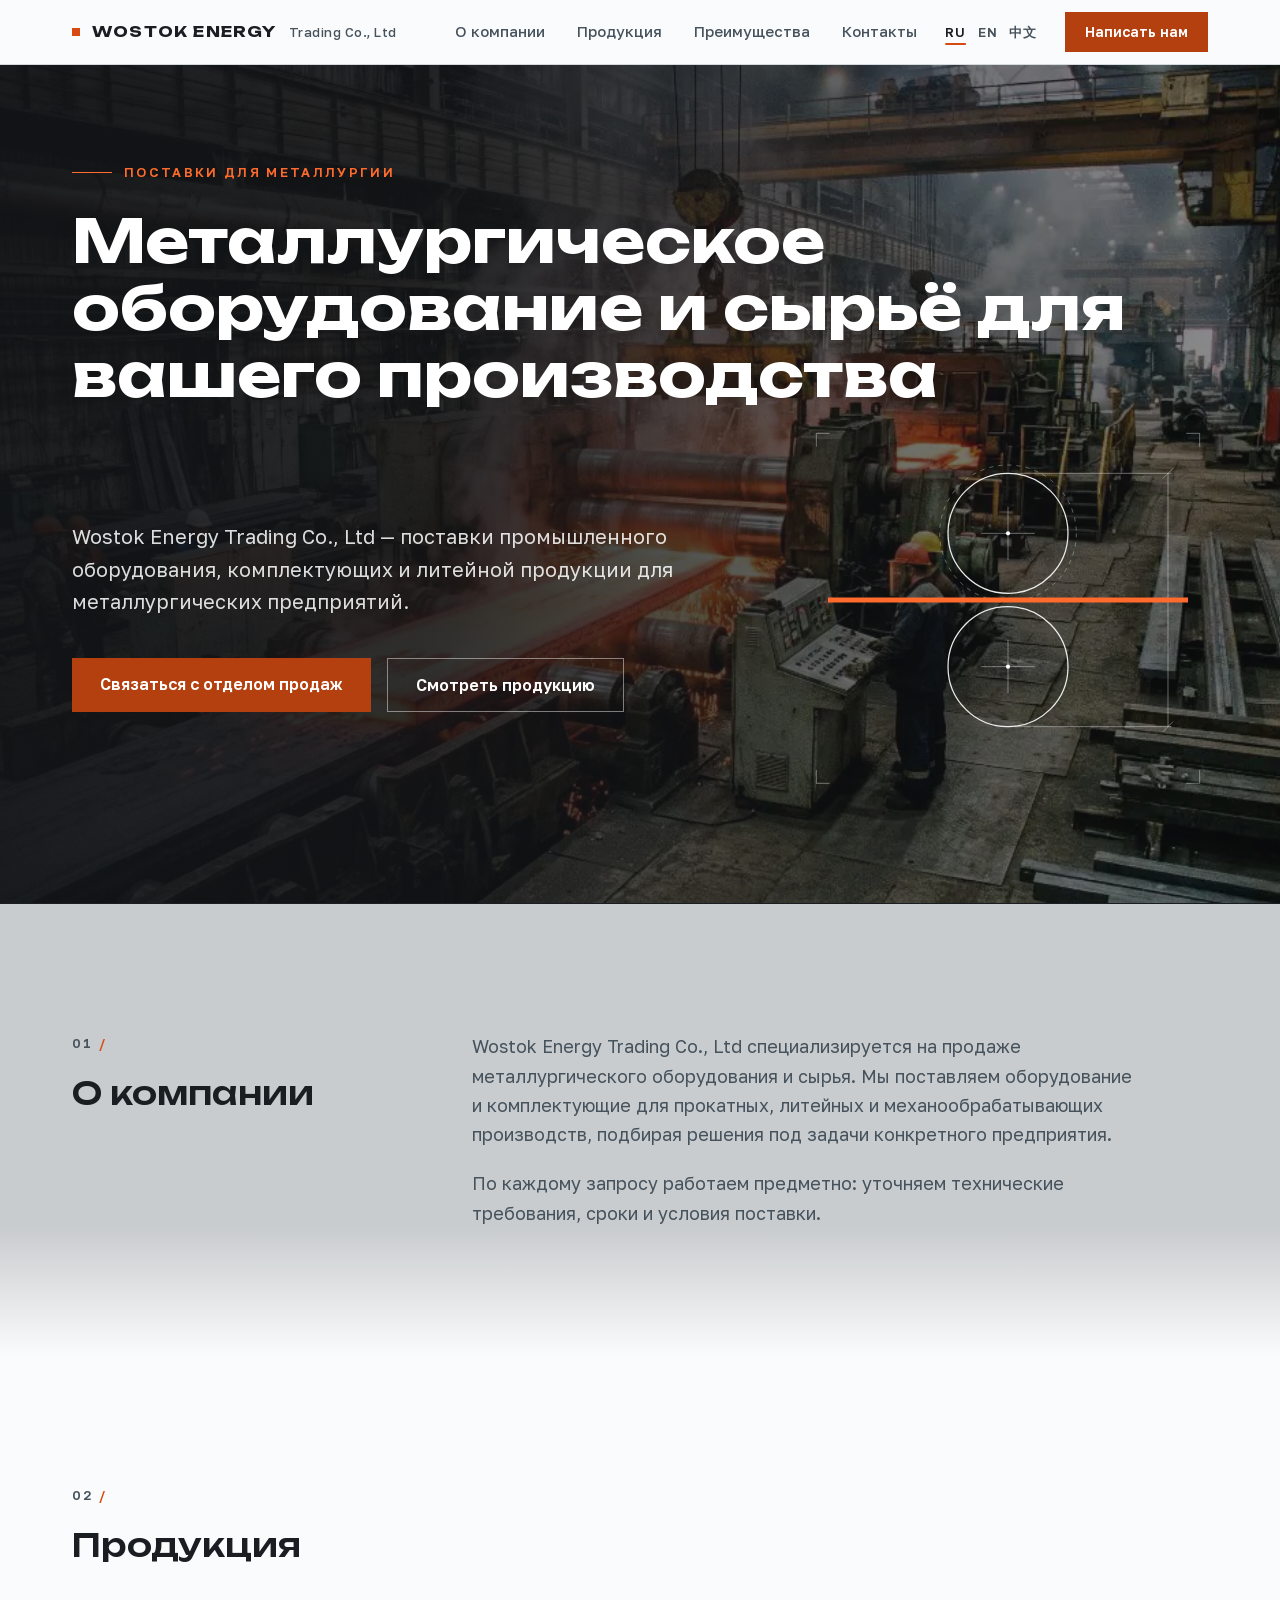
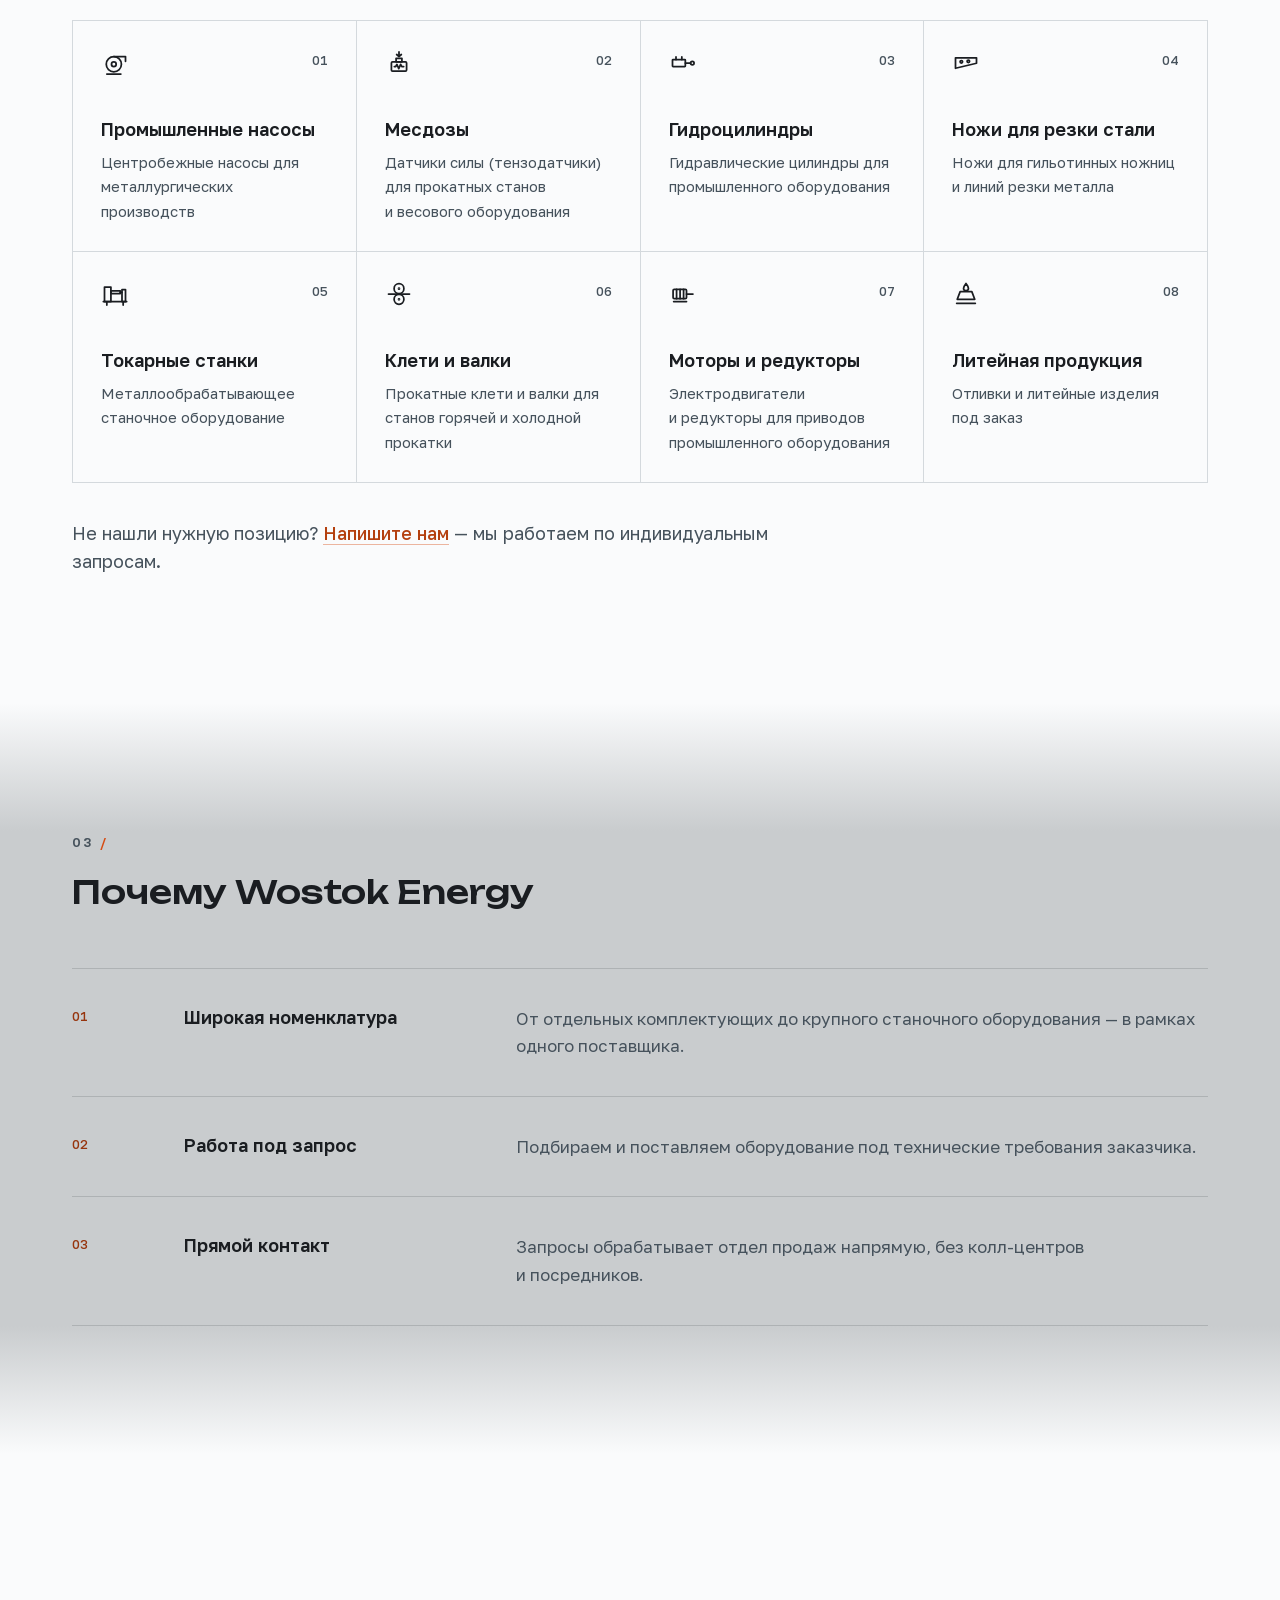
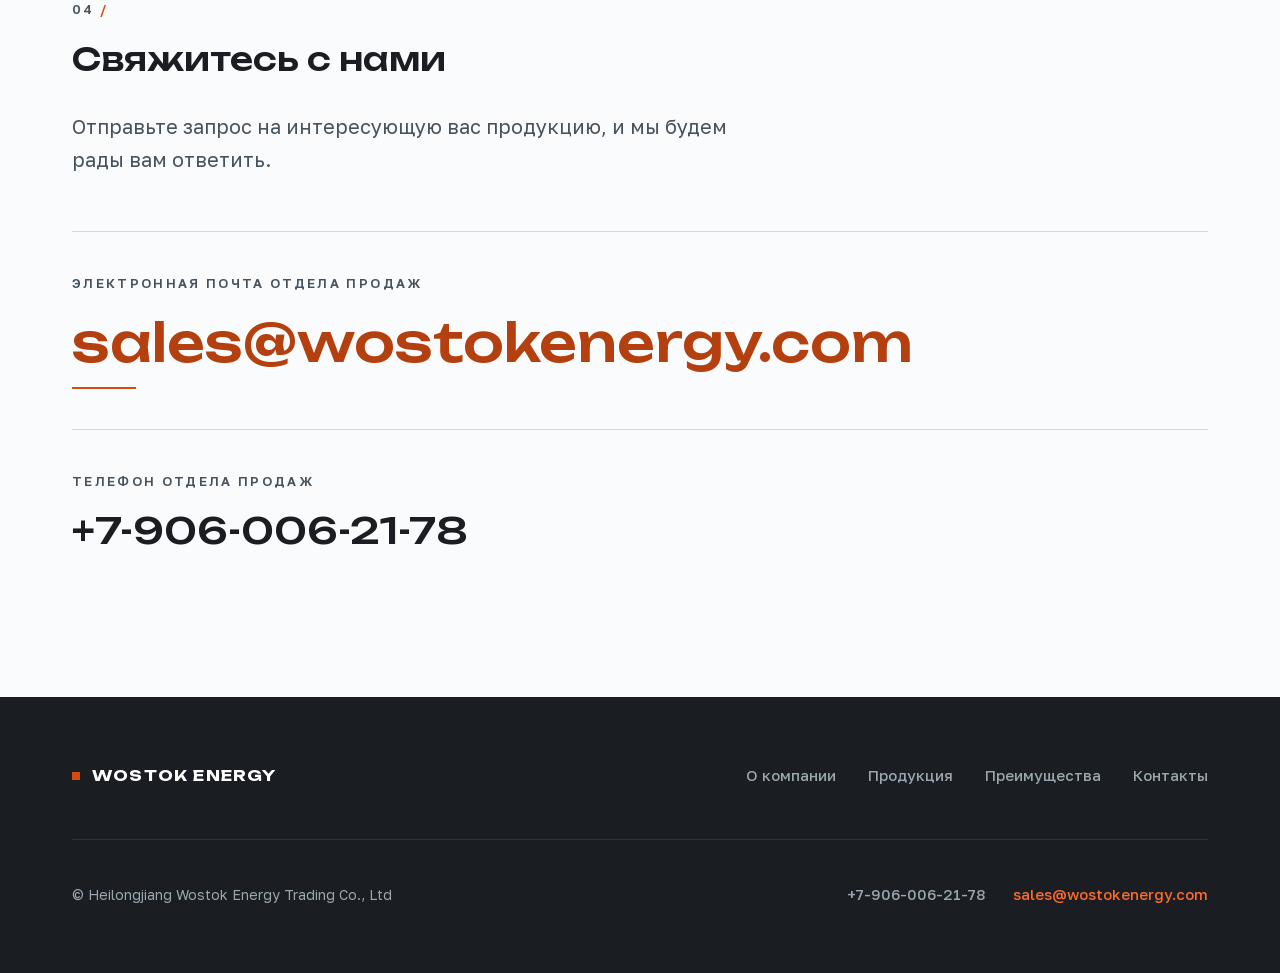
<file: index.html>
<!DOCTYPE html><html lang="ru"><head><meta charset="UTF-8"><meta name="viewport" content="width=device-width, initial-scale=1"><title>Wostok Energy Trading Co., Ltd — металлургическое оборудование и сырьё</title><meta name="description" content="Поставки металлургического оборудования и сырья: промышленные насосы, гидроцилиндры, клети и валки, литейная продукция для металлургических предприятий."><link rel="canonical" href="https://wostokenergy.com/"><link rel="alternate" hreflang="ru" href="https://wostokenergy.com/"><link rel="alternate" hreflang="en" href="https://wostokenergy.com/en/"><link rel="alternate" hreflang="zh-CN" href="https://wostokenergy.com/zh/"><link rel="alternate" hreflang="x-default" href="https://wostokenergy.com/"><link rel="icon" type="image/svg+xml" href="/favicon.svg"><link rel="sitemap" href="/sitemap-index.xml"><meta name="theme-color" content="#FAFBFC"><meta name="generator" content="Astro v7.2.0"><meta property="og:type" content="website"><meta property="og:site_name" content="Wostok Energy Trading Co., Ltd"><meta property="og:title" content="Wostok Energy Trading Co., Ltd — металлургическое оборудование и сырьё"><meta property="og:description" content="Поставки металлургического оборудования и сырья: промышленные насосы, гидроцилиндры, клети и валки, литейная продукция для металлургических предприятий."><meta property="og:url" content="https://wostokenergy.com/"><meta property="og:image" content="https://wostokenergy.com/og-image.png"><meta property="og:image:width" content="1200"><meta property="og:image:height" content="630"><meta property="og:image:alt" content="Wostok Energy Trading Co., Ltd — металлургическое оборудование и сырьё"><meta property="og:locale" content="ru_RU"><meta property="og:locale:alternate" content="en_US"><meta property="og:locale:alternate" content="zh_CN"><meta name="twitter:card" content="summary_large_image"><meta name="twitter:title" content="Wostok Energy Trading Co., Ltd — металлургическое оборудование и сырьё"><meta name="twitter:description" content="Поставки металлургического оборудования и сырья: промышленные насосы, гидроцилиндры, клети и валки, литейная продукция для металлургических предприятий."><meta name="twitter:image" content="https://wostokenergy.com/og-image.png"><link rel="preload" href="/fonts/unbounded-cyrillic.woff2" as="font" type="font/woff2" crossorigin><link rel="preload" href="/fonts/unbounded-latin.woff2" as="font" type="font/woff2" crossorigin><link rel="preload" href="/fonts/golos-text-cyrillic.woff2" as="font" type="font/woff2" crossorigin><link rel="preload" href="/fonts/golos-text-latin.woff2" as="font" type="font/woff2" crossorigin><script type="application/ld+json">{"@context":"https://schema.org","@type":"Organization","name":"Wostok Energy Trading Co., Ltd","legalName":"Heilongjiang Wostok Energy Trading Co., Ltd","url":"https://wostokenergy.com/","email":"sales@wostokenergy.com","telephone":"+79060062178","description":"Продажа металлургического оборудования и сырья: промышленные насосы, месдозы, гидроцилиндры, ножи для резки стали, токарные станки, клети и валки, моторы и редукторы, литейная продукция.","contactPoint":{"@type":"ContactPoint","contactType":"sales","email":"sales@wostokenergy.com","telephone":"+79060062178"}}</script><link rel="stylesheet" href="/_astro/Footer.Cw6rdIGp.css"></head><body><a href="#main" class="skip-link">Перейти к содержанию</a><header class="sticky top-0 z-40 border-b border-line bg-paper" data-astro-cid-nen7h5rs><div class="relative mx-auto flex h-16 max-w-[1200px] items-center justify-between gap-4 px-5 md:px-8" data-astro-cid-nen7h5rs><a href="/" class="flex min-h-11 items-center gap-3 whitespace-nowrap" data-astro-cid-nen7h5rs><span class="block size-2 bg-molten" aria-hidden="true" data-astro-cid-nen7h5rs></span><span class="font-display text-[15px] font-bold tracking-[0.08em] text-graphite" data-astro-cid-nen7h5rs>WOSTOK ENERGY</span><span class="hidden text-[13px] font-medium tracking-[0.04em] text-steel xl:block" data-astro-cid-nen7h5rs>Trading Co.,&nbsp;Ltd</span></a><div class="flex items-center gap-5 lg:gap-7" data-astro-cid-nen7h5rs><nav class="hidden items-center gap-8 lg:flex" aria-label="Основная навигация" data-astro-cid-nen7h5rs><a href="#about" class="text-[15px] font-medium whitespace-nowrap text-steel transition-colors hover:text-graphite" data-astro-cid-nen7h5rs>О компании</a><a href="#products" class="text-[15px] font-medium whitespace-nowrap text-steel transition-colors hover:text-graphite" data-astro-cid-nen7h5rs>Продукция</a><a href="#advantages" class="text-[15px] font-medium whitespace-nowrap text-steel transition-colors hover:text-graphite" data-astro-cid-nen7h5rs>Преимущества</a><a href="#contacts" class="text-[15px] font-medium whitespace-nowrap text-steel transition-colors hover:text-graphite" data-astro-cid-nen7h5rs>Контакты</a></nav><nav aria-label="Выбор языка" class="hidden items-center gap-3 sm:flex" data-astro-cid-nen7h5rs><span aria-current="page" class="text-[13px] font-semibold tracking-[0.06em] whitespace-nowrap text-graphite underline decoration-molten decoration-2 underline-offset-[6px]" data-astro-cid-nen7h5rs>RU</span><a href="/en/" hreflang="en" class="inline-block py-2 text-[13px] font-semibold tracking-[0.06em] whitespace-nowrap text-steel transition-colors hover:text-graphite" data-astro-cid-nen7h5rs>EN</a><a href="/zh/" hreflang="zh-CN" class="inline-block py-2 text-[13px] font-semibold tracking-[0.06em] whitespace-nowrap text-steel transition-colors hover:text-graphite" data-astro-cid-nen7h5rs>中文</a></nav><a href="mailto:sales@wostokenergy.com" class="hidden bg-molten-ink px-5 py-2.5 text-sm font-semibold whitespace-nowrap text-white transition-colors hover:bg-graphite lg:block" data-astro-cid-nen7h5rs>Написать нам</a><details id="mnav" class="lg:hidden" data-astro-cid-nen7h5rs><summary class="flex size-11 cursor-pointer items-center justify-center text-graphite transition-colors hover:text-molten-ink" data-astro-cid-nen7h5rs><span class="sr-only" data-astro-cid-nen7h5rs>Меню</span><svg class="icon-menu" width="24" height="24" viewBox="0 0 24 24" fill="none" stroke="currentColor" stroke-width="1.5" aria-hidden="true" data-astro-cid-nen7h5rs><path d="M3 6.5h18M3 12h18M3 17.5h18" data-astro-cid-nen7h5rs></path></svg><svg class="icon-close" width="24" height="24" viewBox="0 0 24 24" fill="none" stroke="currentColor" stroke-width="1.5" aria-hidden="true" data-astro-cid-nen7h5rs><path d="M5 5l14 14M19 5L5 19" data-astro-cid-nen7h5rs></path></svg></summary><nav class="absolute inset-x-0 top-16 flex flex-col border-b border-line bg-paper px-5 pt-2 pb-5 shadow-[0_16px_32px_rgb(26_29_33_/_0.06)]" aria-label="Мобильная навигация" data-astro-cid-nen7h5rs><div class="flex items-center gap-7 border-b border-line py-2 sm:hidden" role="group" aria-label="Выбор языка" data-astro-cid-nen7h5rs><span aria-current="page" class="inline-block py-2 text-[14px] font-semibold tracking-[0.06em] text-graphite underline decoration-molten decoration-2 underline-offset-[6px]" data-astro-cid-nen7h5rs>RU</span><a href="/en/" hreflang="en" class="inline-block py-2 text-[14px] font-semibold tracking-[0.06em] text-steel transition-colors hover:text-graphite" data-astro-cid-nen7h5rs>EN</a><a href="/zh/" hreflang="zh-CN" class="inline-block py-2 text-[14px] font-semibold tracking-[0.06em] text-steel transition-colors hover:text-graphite" data-astro-cid-nen7h5rs>中文</a></div><a href="#about" class="border-b border-line py-3.5 text-base font-medium text-graphite transition-colors hover:text-molten-ink" data-astro-cid-nen7h5rs>О компании</a><a href="#products" class="border-b border-line py-3.5 text-base font-medium text-graphite transition-colors hover:text-molten-ink" data-astro-cid-nen7h5rs>Продукция</a><a href="#advantages" class="border-b border-line py-3.5 text-base font-medium text-graphite transition-colors hover:text-molten-ink" data-astro-cid-nen7h5rs>Преимущества</a><a href="#contacts" class="border-b border-line py-3.5 text-base font-medium text-graphite transition-colors hover:text-molten-ink" data-astro-cid-nen7h5rs>Контакты</a><a href="mailto:sales@wostokenergy.com" class="mt-5 bg-molten-ink px-5 py-3 text-center text-base font-semibold text-white transition-colors hover:bg-graphite" data-astro-cid-nen7h5rs>Написать нам</a></nav></details></div></div></header><!-- The only client-side JavaScript on the page: closes the mobile menu
     after a navigation link is chosen, on an outside tap, or on Escape.
     The menu itself is a plain <details> element and works without it. --><script>
  (function () {
    var d = document.getElementById('mnav');
    if (!d) return;
    document.addEventListener('click', function (e) {
      if (!d.open) return;
      var t = e.target instanceof Element ? e.target : null;
      if (!t) return;
      if (t.closest('#mnav nav a') || !t.closest('#mnav')) d.open = false;
    });
    document.addEventListener('keydown', function (e) {
      if (e.key === 'Escape' && d.open) {
        var inside = d.contains(document.activeElement);
        d.open = false;
        var s = d.querySelector('summary');
        if (inside && s) s.focus();
      }
    });
  })();
</script><main id="main"><section class="relative overflow-hidden border-b border-graphite bg-graphite"><!-- Hot rolling mill photograph behind a graphite scrim (see .hero-scrim). --><img src="/hero-rolling-mill-1100.webp" srcset="/hero-rolling-mill-720.webp 720w, /hero-rolling-mill-1100.webp 1100w" sizes="100vw" alt="" fetchpriority="high" class="absolute inset-0 h-full w-full object-cover object-center"><div class="hero-scrim absolute inset-0" aria-hidden="true"></div><div class="relative mx-auto max-w-[1200px] px-5 pt-10 pb-14 md:px-8 md:pt-24 md:pb-28"><p class="flex items-center gap-3 text-[13px] font-semibold tracking-[0.18em] uppercase text-molten-glow"><span class="block h-px w-10 bg-molten-glow" aria-hidden="true"></span>Поставки для металлургии</p><h1 class="display-title mt-4 max-w-[24ch] font-display text-[clamp(1.9rem,5vw,3.75rem)] leading-[1.12] font-bold text-white [text-wrap:pretty] sm:mt-6 lg:hyphens-none">Металлургическое оборудование и сырьё для вашего производства</h1><div class="mt-2 grid items-center gap-14 sm:mt-4 lg:grid-cols-[minmax(0,1fr)_400px] lg:gap-20"><div><p class="mt-2 max-w-[56ch] text-lg leading-relaxed text-white/85 [text-wrap:pretty] sm:mt-4 md:text-xl">Wostok Energy Trading Co., Ltd — поставки промышленного оборудования, комплектующих и литейной продукции для металлургических предприятий.</p><div class="mt-6 flex flex-wrap gap-3 sm:mt-10 sm:gap-4"><a href="mailto:sales@wostokenergy.com" class="w-full bg-molten-ink px-7 py-3.5 text-center text-base font-semibold text-white transition-colors hover:bg-paper hover:text-graphite sm:w-auto sm:text-left">Связаться с отделом продаж</a><a href="#products" class="w-full border border-white/45 px-7 py-3.5 text-center text-base font-semibold text-white transition-colors hover:border-white sm:w-auto sm:text-left">Смотреть продукцию</a></div></div><!-- Technical drawing: a roll stand with a hot strip passing through,
           drawn in white over the photograph. --><svg class="hidden w-full lg:block" viewBox="0 0 480 440" fill="none" aria-hidden="true"><!-- Crop marks, dimension line, slash ticks --><g stroke="#FFFFFF" stroke-opacity="0.45" stroke-width="1"><path d="M10 26V10h16M454 10h16v16M10 414v16h16M470 414v16h-16"></path><path d="M248 58h188M248 362h188M432 58v304"></path><path d="M426 64l12-12M426 368l12-12"></path></g><!-- Pitch circle (dashed) around the top roll --><circle cx="240" cy="130" r="82" stroke="#FFFFFF" stroke-opacity="0.4" stroke-width="1" stroke-dasharray="5 6"></circle><!-- Roll pair --><g stroke="#FFFFFF" stroke-opacity="0.9" stroke-width="1.5"><circle cx="240" cy="130" r="72"></circle><circle cx="240" cy="290" r="72"></circle></g><!-- Centre crosshairs --><g stroke="#FFFFFF" stroke-opacity="0.45" stroke-width="1"><path d="M240 98v64M208 130h64M240 258v64M208 290h64"></path></g><g fill="#FFFFFF"><circle cx="240" cy="130" r="2.5"></circle><circle cx="240" cy="290" r="2.5"></circle></g><!-- Hot strip between the rolls --><rect x="24" y="207" width="432" height="6" fill="#FF6B2C"></rect></svg></div></div></section><section id="about" class="section-fade-out scroll-mt-20"><div class="reveal mx-auto grid max-w-[1200px] gap-6 px-5 py-14 md:gap-10 md:px-8 md:py-32 lg:grid-cols-[320px_minmax(0,1fr)] lg:gap-20"><div><p class="text-[13px] font-semibold tracking-[0.18em] text-steel tabular-nums">01 <span class="text-molten" aria-hidden="true">/</span></p><h2 class="mt-3 font-display text-[1.65rem] font-medium text-graphite md:text-[2rem]">О компании</h2></div><div class="max-w-[62ch] space-y-5 text-lg leading-relaxed text-steel"><p>Wostok Energy Trading Co., Ltd специализируется на продаже металлургического оборудования и сырья. Мы поставляем оборудование и комплектующие для прокатных, литейных и механообрабатывающих производств, подбирая решения под задачи конкретного предприятия.</p><p>По каждому запросу работаем предметно: уточняем технические требования, сроки и условия поставки.</p></div></div></section><section id="products" class="scroll-mt-20 bg-paper"><div class="mx-auto max-w-[1200px] px-5 py-14 md:px-8 md:py-32"><div class="reveal"><p class="text-[13px] font-semibold tracking-[0.18em] text-steel tabular-nums">02 <span class="text-molten" aria-hidden="true">/</span></p><h2 class="mt-3 font-display text-[1.65rem] font-medium text-graphite md:text-[2rem]">Продукция</h2></div><ul class="reveal mt-8 grid grid-cols-1 gap-px border border-line bg-line sm:grid-cols-2 md:mt-12 xl:grid-cols-4"><li class="group flex items-start gap-4 bg-paper p-5 transition-colors hover:bg-mist sm:flex-col sm:gap-10 sm:p-7"><div class="flex shrink-0 items-start justify-between sm:w-full"><svg class="text-graphite transition-colors group-hover:text-molten-ink" width="28" height="28" viewBox="0 0 24 24" fill="none" stroke="currentColor" stroke-width="1.5" stroke-linecap="round" stroke-linejoin="round" aria-hidden="true"><circle cx="11" cy="13" r="6.5"/><path d="M11 6.5h10v4"/><circle cx="11" cy="13" r="2"/><path d="M5 21.5h12"/></svg><span class="hidden text-[13px] font-medium text-steel tabular-nums sm:block" aria-hidden="true">01</span></div><div class="min-w-0"><h3 class="text-base leading-snug font-semibold text-graphite sm:text-lg">Промышленные насосы</h3><p class="mt-1 text-[14px] leading-relaxed text-steel sm:mt-2 sm:text-[15px]">Центробежные насосы для металлургических производств</p></div></li><li class="group flex items-start gap-4 bg-paper p-5 transition-colors hover:bg-mist sm:flex-col sm:gap-10 sm:p-7"><div class="flex shrink-0 items-start justify-between sm:w-full"><svg class="text-graphite transition-colors group-hover:text-molten-ink" width="28" height="28" viewBox="0 0 24 24" fill="none" stroke="currentColor" stroke-width="1.5" stroke-linecap="round" stroke-linejoin="round" aria-hidden="true"><path d="M12 2.5v4M10 4.7l2 1.8 2-1.8"/><rect x="9.5" y="8" width="5" height="3"/><rect x="5.5" y="11" width="13" height="8" rx="1"/><path d="M8 15h1.2l1-1.8 1.6 3.6 1.6-3.6 1 1.8H16"/></svg><span class="hidden text-[13px] font-medium text-steel tabular-nums sm:block" aria-hidden="true">02</span></div><div class="min-w-0"><h3 class="text-base leading-snug font-semibold text-graphite sm:text-lg">Месдозы</h3><p class="mt-1 text-[14px] leading-relaxed text-steel sm:mt-2 sm:text-[15px]">Датчики силы (тензодатчики) для прокатных станов и весового оборудования</p></div></li><li class="group flex items-start gap-4 bg-paper p-5 transition-colors hover:bg-mist sm:flex-col sm:gap-10 sm:p-7"><div class="flex shrink-0 items-start justify-between sm:w-full"><svg class="text-graphite transition-colors group-hover:text-molten-ink" width="28" height="28" viewBox="0 0 24 24" fill="none" stroke="currentColor" stroke-width="1.5" stroke-linecap="round" stroke-linejoin="round" aria-hidden="true"><rect x="3" y="9" width="11" height="6" rx="0.5"/><path d="M14 12h4.5M6 9V6.8M11 9V6.8"/><circle cx="20" cy="12" r="1.5"/></svg><span class="hidden text-[13px] font-medium text-steel tabular-nums sm:block" aria-hidden="true">03</span></div><div class="min-w-0"><h3 class="text-base leading-snug font-semibold text-graphite sm:text-lg">Гидроцилиндры</h3><p class="mt-1 text-[14px] leading-relaxed text-steel sm:mt-2 sm:text-[15px]">Гидравлические цилиндры для промышленного оборудования</p></div></li><li class="group flex items-start gap-4 bg-paper p-5 transition-colors hover:bg-mist sm:flex-col sm:gap-10 sm:p-7"><div class="flex shrink-0 items-start justify-between sm:w-full"><svg class="text-graphite transition-colors group-hover:text-molten-ink" width="28" height="28" viewBox="0 0 24 24" fill="none" stroke="currentColor" stroke-width="1.5" stroke-linecap="round" stroke-linejoin="round" aria-hidden="true"><path d="M3 7.5h18v4.7L3 16.5z"/><circle cx="8" cy="11" r="1.1"/><circle cx="14" cy="10.6" r="1.1"/></svg><span class="hidden text-[13px] font-medium text-steel tabular-nums sm:block" aria-hidden="true">04</span></div><div class="min-w-0"><h3 class="text-base leading-snug font-semibold text-graphite sm:text-lg">Ножи для резки стали</h3><p class="mt-1 text-[14px] leading-relaxed text-steel sm:mt-2 sm:text-[15px]">Ножи для гильотинных ножниц и линий резки металла</p></div></li><li class="group flex items-start gap-4 bg-paper p-5 transition-colors hover:bg-mist sm:flex-col sm:gap-10 sm:p-7"><div class="flex shrink-0 items-start justify-between sm:w-full"><svg class="text-graphite transition-colors group-hover:text-molten-ink" width="28" height="28" viewBox="0 0 24 24" fill="none" stroke="currentColor" stroke-width="1.5" stroke-linecap="round" stroke-linejoin="round" aria-hidden="true"><rect x="3" y="6" width="5.5" height="12.5"/><rect x="8.5" y="9.4" width="8" height="2.2"/><path d="M16.5 10.5H18"/><rect x="18" y="8.2" width="3" height="10.3"/><path d="M2 18.5h20M5 18.5v3M19 18.5v3"/></svg><span class="hidden text-[13px] font-medium text-steel tabular-nums sm:block" aria-hidden="true">05</span></div><div class="min-w-0"><h3 class="text-base leading-snug font-semibold text-graphite sm:text-lg">Токарные станки</h3><p class="mt-1 text-[14px] leading-relaxed text-steel sm:mt-2 sm:text-[15px]">Металлообрабатывающее станочное оборудование</p></div></li><li class="group flex items-start gap-4 bg-paper p-5 transition-colors hover:bg-mist sm:flex-col sm:gap-10 sm:p-7"><div class="flex shrink-0 items-start justify-between sm:w-full"><svg class="text-graphite transition-colors group-hover:text-molten-ink" width="28" height="28" viewBox="0 0 24 24" fill="none" stroke="currentColor" stroke-width="1.5" stroke-linecap="round" stroke-linejoin="round" aria-hidden="true"><circle cx="12" cy="7.4" r="4.2"/><circle cx="12" cy="16.6" r="4.2"/><path d="M3 12h18"/><circle cx="12" cy="7.4" r="0.4"/><circle cx="12" cy="16.6" r="0.4"/></svg><span class="hidden text-[13px] font-medium text-steel tabular-nums sm:block" aria-hidden="true">06</span></div><div class="min-w-0"><h3 class="text-base leading-snug font-semibold text-graphite sm:text-lg">Клети и валки</h3><p class="mt-1 text-[14px] leading-relaxed text-steel sm:mt-2 sm:text-[15px]">Прокатные клети и валки для станов горячей и холодной прокатки</p></div></li><li class="group flex items-start gap-4 bg-paper p-5 transition-colors hover:bg-mist sm:flex-col sm:gap-10 sm:p-7"><div class="flex shrink-0 items-start justify-between sm:w-full"><svg class="text-graphite transition-colors group-hover:text-molten-ink" width="28" height="28" viewBox="0 0 24 24" fill="none" stroke="currentColor" stroke-width="1.5" stroke-linecap="round" stroke-linejoin="round" aria-hidden="true"><rect x="3.5" y="8" width="11.5" height="8" rx="1"/><path d="M6.5 8v8M9.5 8v8M12.5 8v8M15 12h5.5M4 18.5h11"/></svg><span class="hidden text-[13px] font-medium text-steel tabular-nums sm:block" aria-hidden="true">07</span></div><div class="min-w-0"><h3 class="text-base leading-snug font-semibold text-graphite sm:text-lg">Моторы и редукторы</h3><p class="mt-1 text-[14px] leading-relaxed text-steel sm:mt-2 sm:text-[15px]">Электродвигатели и редукторы для приводов промышленного оборудования</p></div></li><li class="group flex items-start gap-4 bg-paper p-5 transition-colors hover:bg-mist sm:flex-col sm:gap-10 sm:p-7"><div class="flex shrink-0 items-start justify-between sm:w-full"><svg class="text-graphite transition-colors group-hover:text-molten-ink" width="28" height="28" viewBox="0 0 24 24" fill="none" stroke="currentColor" stroke-width="1.5" stroke-linecap="round" stroke-linejoin="round" aria-hidden="true"><path d="M12 3c-1.4 1.8-2.1 2.9-2.1 4a2.1 2.1 0 0 0 4.2 0c0-1.1-.7-2.2-2.1-4Z"/><path d="M4.5 16.5 7 10h10l2.5 6.5zM4 20h16"/></svg><span class="hidden text-[13px] font-medium text-steel tabular-nums sm:block" aria-hidden="true">08</span></div><div class="min-w-0"><h3 class="text-base leading-snug font-semibold text-graphite sm:text-lg">Литейная продукция</h3><p class="mt-1 text-[14px] leading-relaxed text-steel sm:mt-2 sm:text-[15px]">Отливки и литейные изделия под заказ</p></div></li></ul><p class="mt-6 max-w-[70ch] text-base text-steel md:mt-9 md:text-lg">Не нашли нужную позицию? <a href="mailto:sales@wostokenergy.com" class="font-medium text-molten-ink underline decoration-molten/40 underline-offset-4 transition-colors hover:text-graphite hover:decoration-molten">Напишите нам</a> — мы работаем по индивидуальным запросам.</p></div></section><section id="advantages" class="section-fade-in-out scroll-mt-20"><div class="mx-auto max-w-[1200px] px-5 py-14 md:px-8 md:py-32"><div class="reveal"><p class="text-[13px] font-semibold tracking-[0.18em] text-steel tabular-nums">03 <span class="text-molten" aria-hidden="true">/</span></p><h2 class="mt-3 font-display text-[1.65rem] font-medium text-graphite md:text-[2rem]">Почему Wostok Energy</h2></div><ul class="reveal mt-8 border-t border-graphite/15 md:mt-12"><li class="grid gap-2 border-b border-graphite/15 py-6 md:grid-cols-[80px_300px_minmax(0,1fr)] md:gap-8 md:py-9"><span class="text-[13px] font-medium text-molten-deep tabular-nums" aria-hidden="true">01</span><h3 class="text-lg leading-snug font-semibold text-graphite">Широкая номенклатура</h3><p class="max-w-[62ch] text-[17px] leading-relaxed text-steel">От отдельных комплектующих до крупного станочного оборудования — в рамках одного поставщика.</p></li><li class="grid gap-2 border-b border-graphite/15 py-6 md:grid-cols-[80px_300px_minmax(0,1fr)] md:gap-8 md:py-9"><span class="text-[13px] font-medium text-molten-deep tabular-nums" aria-hidden="true">02</span><h3 class="text-lg leading-snug font-semibold text-graphite">Работа под запрос</h3><p class="max-w-[62ch] text-[17px] leading-relaxed text-steel">Подбираем и поставляем оборудование под технические требования заказчика.</p></li><li class="grid gap-2 border-b border-graphite/15 py-6 md:grid-cols-[80px_300px_minmax(0,1fr)] md:gap-8 md:py-9"><span class="text-[13px] font-medium text-molten-deep tabular-nums" aria-hidden="true">03</span><h3 class="text-lg leading-snug font-semibold text-graphite">Прямой контакт</h3><p class="max-w-[62ch] text-[17px] leading-relaxed text-steel">Запросы обрабатывает отдел продаж напрямую, без колл-центров и посредников.</p></li></ul></div></section><section id="contacts" class="scroll-mt-20 bg-paper"><div class="reveal mx-auto max-w-[1200px] px-5 py-14 md:px-8 md:py-36"><p class="text-[13px] font-semibold tracking-[0.18em] text-steel tabular-nums">04 <span class="text-molten" aria-hidden="true">/</span></p><h2 class="mt-3 font-display text-[1.65rem] font-medium text-graphite md:text-[2rem]">Свяжитесь с нами</h2><p class="mt-6 max-w-[58ch] text-lg leading-relaxed text-steel md:text-xl">Отправьте запрос на интересующую вас продукцию, и мы будем рады вам ответить.</p><!-- On phones the tap-to-call number comes first and larger; from md up
         the email is the primary conversion point, exactly as before. --><div class="mt-10 flex flex-col gap-8 md:mt-14 md:gap-10"><div class="order-1 border-t border-line pt-8 md:order-2 md:pt-10"><p class="text-[13px] font-semibold tracking-[0.18em] uppercase text-steel">Телефон отдела продаж</p><a href="tel:+79060062178" class="mt-4 inline-block font-display text-[clamp(1.5rem,3.4vw,2.25rem)] leading-tight font-medium whitespace-nowrap text-graphite transition-colors hover:text-molten-ink">+7-906-006-21-78</a></div><div class="order-2 border-t border-line pt-8 md:order-1 md:pt-10"><p class="text-[13px] font-semibold tracking-[0.18em] uppercase text-steel">Электронная почта отдела продаж</p><a href="mailto:sales@wostokenergy.com" class="group mt-4 inline-block font-display text-[clamp(1.1rem,4.8vw,3.25rem)] leading-tight font-medium text-molten-ink [overflow-wrap:anywhere]">sales@wostokenergy.com<span class="mt-3 block h-0.5 w-16 bg-molten transition-[width] duration-300 group-hover:w-full motion-reduce:transition-none" aria-hidden="true"></span></a></div></div></div></section></main><footer class="bg-graphite text-white"><!-- pb-30 below md clears the fixed MobileCtaBar so the last links stay reachable. --><div class="mx-auto max-w-[1200px] px-5 pt-14 pb-30 md:px-8 md:pb-14"><div class="flex flex-col justify-between gap-10 md:flex-row md:items-center"><p class="flex items-center gap-3"><span class="block size-2 bg-molten" aria-hidden="true"></span><span class="font-display text-[15px] font-bold tracking-[0.08em]">WOSTOK ENERGY</span></p><nav aria-label="Навигация в подвале"><ul class="flex flex-wrap gap-x-8 gap-y-2"><li><a href="#about" class="inline-block py-2.5 text-[15px] font-medium text-footer-muted transition-colors hover:text-white">О компании</a></li><li><a href="#products" class="inline-block py-2.5 text-[15px] font-medium text-footer-muted transition-colors hover:text-white">Продукция</a></li><li><a href="#advantages" class="inline-block py-2.5 text-[15px] font-medium text-footer-muted transition-colors hover:text-white">Преимущества</a></li><li><a href="#contacts" class="inline-block py-2.5 text-[15px] font-medium text-footer-muted transition-colors hover:text-white">Контакты</a></li></ul></nav></div><div class="mt-10 flex flex-col justify-between gap-4 border-t border-white/10 pt-8 md:flex-row md:items-center"><p class="text-sm text-footer-muted">© Heilongjiang Wostok Energy Trading Co.,&nbsp;Ltd</p><div class="flex flex-wrap items-center gap-x-7 gap-y-1"><a href="tel:+79060062178" class="inline-block py-2.5 text-[15px] font-medium whitespace-nowrap text-footer-muted transition-colors hover:text-white">+7-906-006-21-78</a><a href="mailto:sales@wostokenergy.com" class="inline-block py-2.5 text-[15px] font-medium text-molten-glow transition-colors hover:text-white">sales@wostokenergy.com</a></div></div></div></footer><div class="fixed inset-x-0 bottom-0 z-40 grid grid-cols-2 gap-px border-t border-line bg-line pb-[env(safe-area-inset-bottom)] md:hidden"><a href="tel:+79060062178" class="bg-paper py-3.5 text-center text-[15px] font-semibold text-graphite transition-colors hover:bg-mist">Позвонить</a><a href="mailto:sales@wostokenergy.com" class="bg-molten-ink py-3.5 text-center text-[15px] font-semibold text-white transition-colors hover:bg-graphite">Написать</a></div></body></html>
</file>
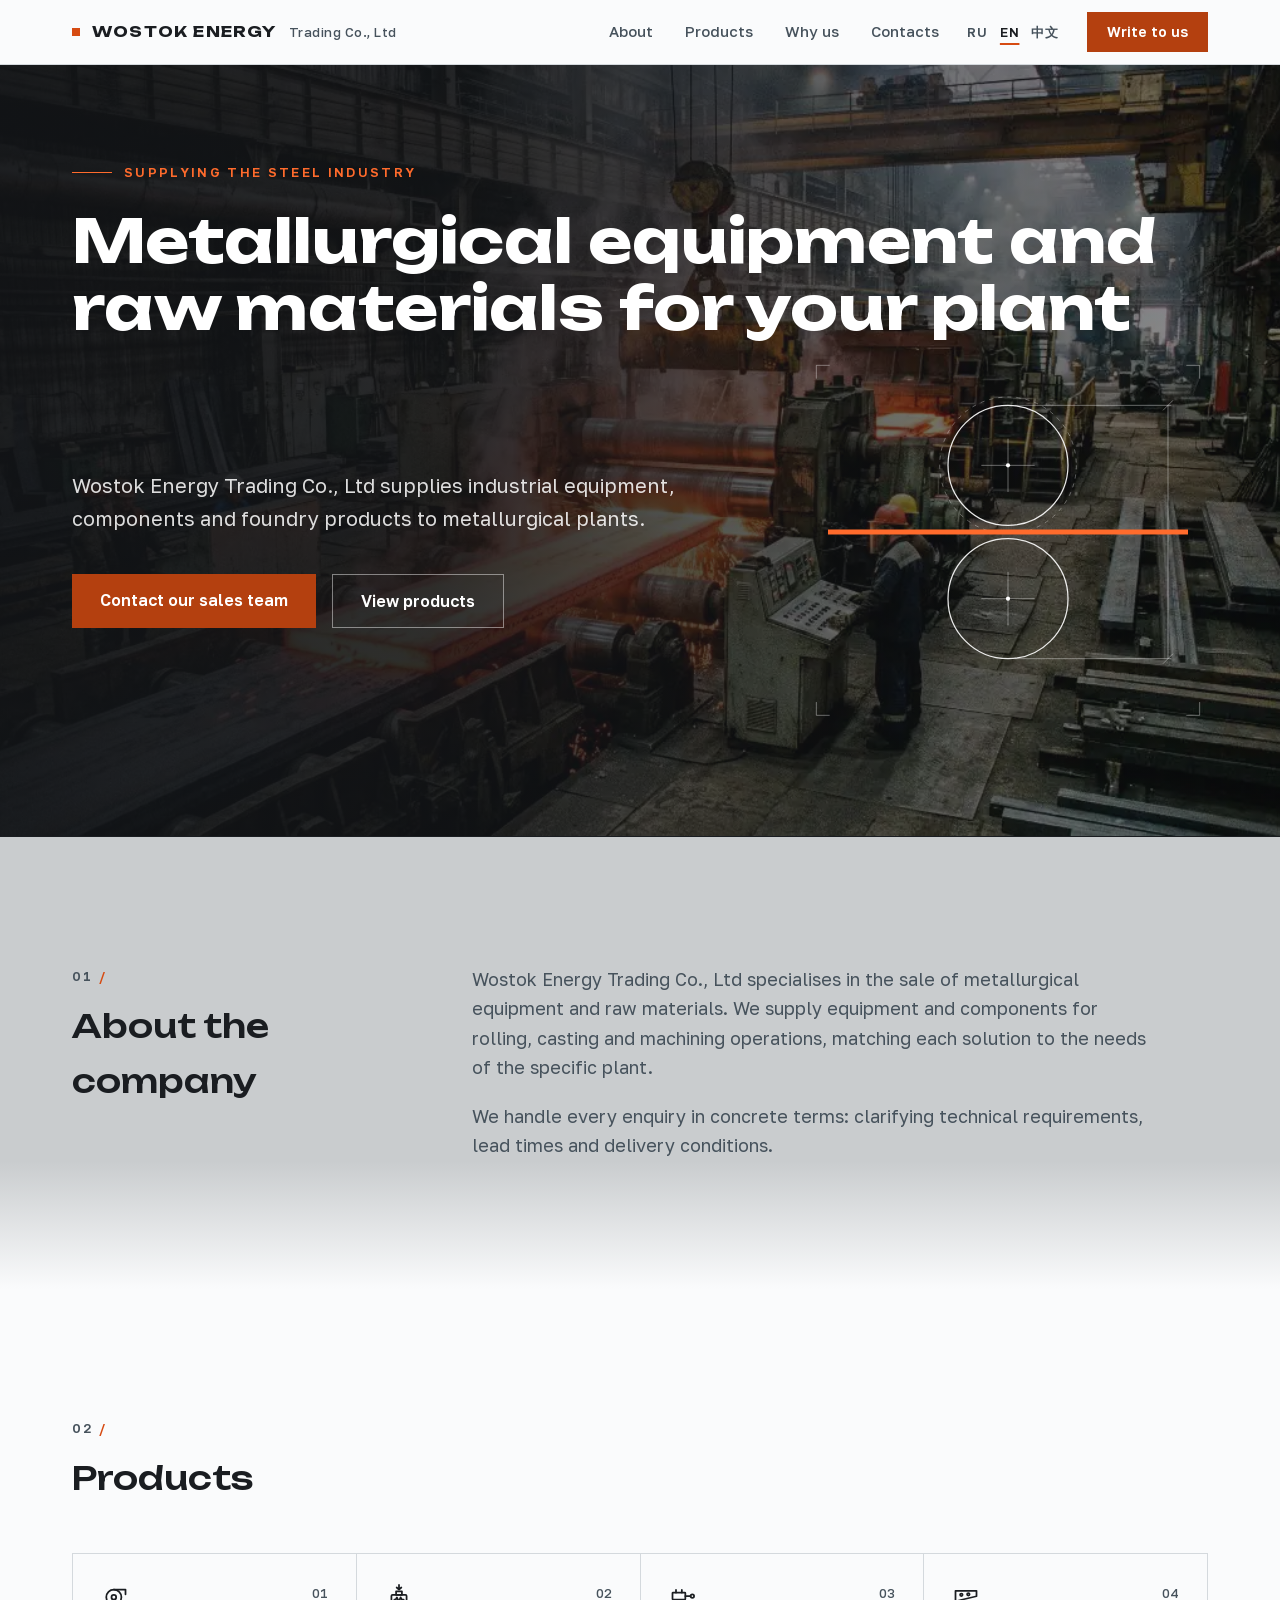
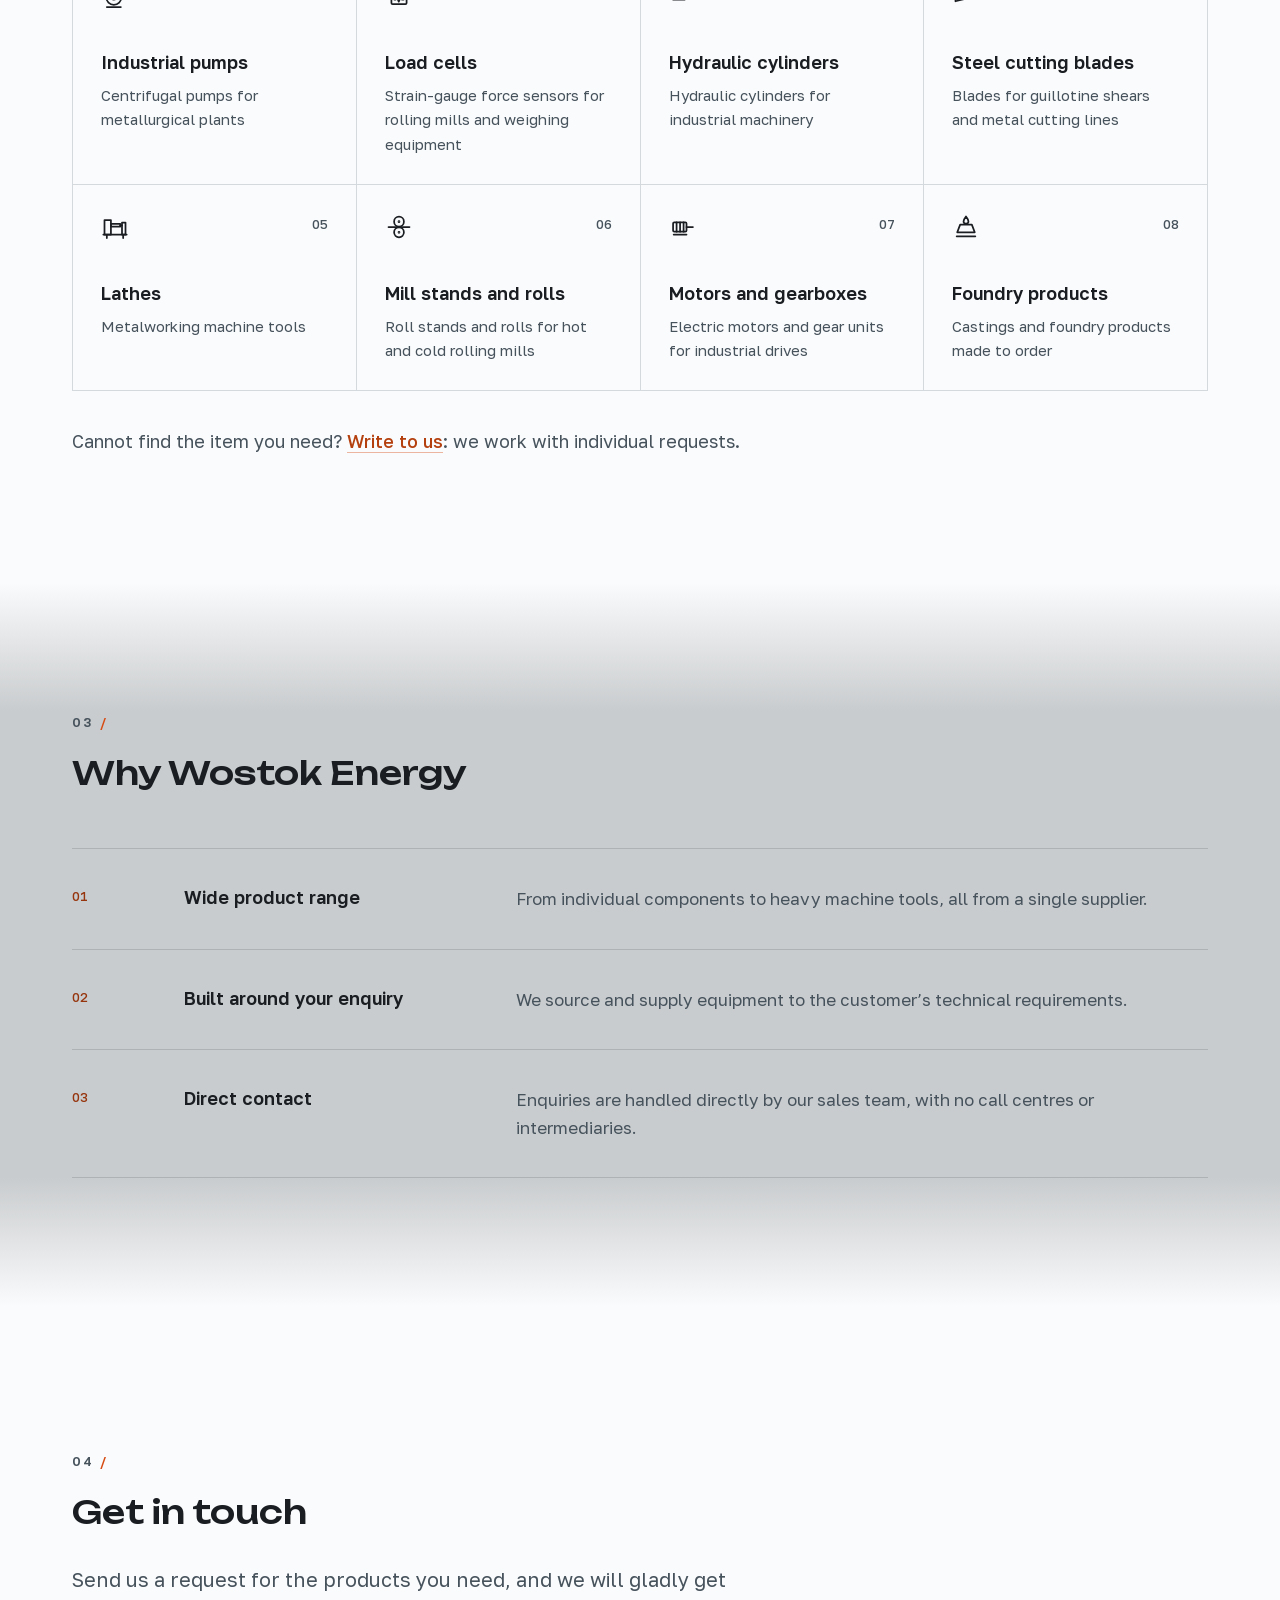
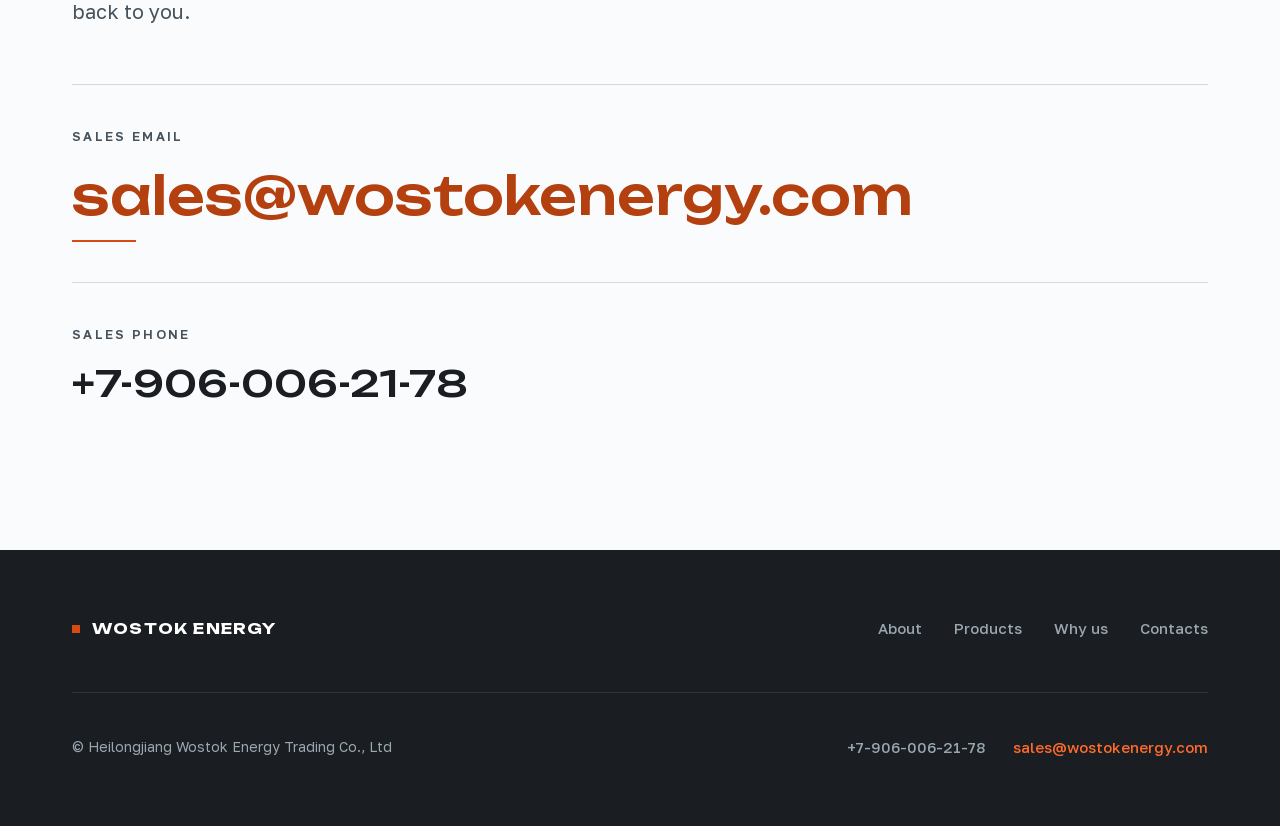
<file: en/index.html>
<!DOCTYPE html><html lang="en"><head><meta charset="UTF-8"><meta name="viewport" content="width=device-width, initial-scale=1"><title>Wostok Energy Trading Co., Ltd — Metallurgical Equipment and Raw Materials</title><meta name="description" content="Supplier of metallurgical equipment and raw materials: industrial pumps, hydraulic cylinders, mill stands and rolls, foundry products for steel plants."><link rel="canonical" href="https://wostokenergy.com/en/"><link rel="alternate" hreflang="ru" href="https://wostokenergy.com/"><link rel="alternate" hreflang="en" href="https://wostokenergy.com/en/"><link rel="alternate" hreflang="zh-CN" href="https://wostokenergy.com/zh/"><link rel="alternate" hreflang="x-default" href="https://wostokenergy.com/"><link rel="icon" type="image/svg+xml" href="/favicon.svg"><link rel="sitemap" href="/sitemap-index.xml"><meta name="theme-color" content="#FAFBFC"><meta name="generator" content="Astro v7.2.0"><meta property="og:type" content="website"><meta property="og:site_name" content="Wostok Energy Trading Co., Ltd"><meta property="og:title" content="Wostok Energy Trading Co., Ltd — Metallurgical Equipment and Raw Materials"><meta property="og:description" content="Supplier of metallurgical equipment and raw materials: industrial pumps, hydraulic cylinders, mill stands and rolls, foundry products for steel plants."><meta property="og:url" content="https://wostokenergy.com/en/"><meta property="og:image" content="https://wostokenergy.com/og-image.png"><meta property="og:image:width" content="1200"><meta property="og:image:height" content="630"><meta property="og:image:alt" content="Wostok Energy Trading Co., Ltd — metallurgical equipment and raw materials"><meta property="og:locale" content="en_US"><meta property="og:locale:alternate" content="ru_RU"><meta property="og:locale:alternate" content="zh_CN"><meta name="twitter:card" content="summary_large_image"><meta name="twitter:title" content="Wostok Energy Trading Co., Ltd — Metallurgical Equipment and Raw Materials"><meta name="twitter:description" content="Supplier of metallurgical equipment and raw materials: industrial pumps, hydraulic cylinders, mill stands and rolls, foundry products for steel plants."><meta name="twitter:image" content="https://wostokenergy.com/og-image.png"><link rel="preload" href="/fonts/unbounded-cyrillic.woff2" as="font" type="font/woff2" crossorigin><link rel="preload" href="/fonts/unbounded-latin.woff2" as="font" type="font/woff2" crossorigin><link rel="preload" href="/fonts/golos-text-cyrillic.woff2" as="font" type="font/woff2" crossorigin><link rel="preload" href="/fonts/golos-text-latin.woff2" as="font" type="font/woff2" crossorigin><script type="application/ld+json">{"@context":"https://schema.org","@type":"Organization","name":"Wostok Energy Trading Co., Ltd","legalName":"Heilongjiang Wostok Energy Trading Co., Ltd","url":"https://wostokenergy.com/","email":"sales@wostokenergy.com","telephone":"+79060062178","description":"Sale of metallurgical equipment and raw materials: industrial pumps, load cells, hydraulic cylinders, steel cutting blades, lathes, mill stands and rolls, motors and gearboxes, foundry products.","contactPoint":{"@type":"ContactPoint","contactType":"sales","email":"sales@wostokenergy.com","telephone":"+79060062178"}}</script><link rel="stylesheet" href="/_astro/Footer.Cw6rdIGp.css"></head><body><a href="#main" class="skip-link">Skip to content</a><header class="sticky top-0 z-40 border-b border-line bg-paper" data-astro-cid-nen7h5rs><div class="relative mx-auto flex h-16 max-w-[1200px] items-center justify-between gap-4 px-5 md:px-8" data-astro-cid-nen7h5rs><a href="/en/" class="flex min-h-11 items-center gap-3 whitespace-nowrap" data-astro-cid-nen7h5rs><span class="block size-2 bg-molten" aria-hidden="true" data-astro-cid-nen7h5rs></span><span class="font-display text-[15px] font-bold tracking-[0.08em] text-graphite" data-astro-cid-nen7h5rs>WOSTOK ENERGY</span><span class="hidden text-[13px] font-medium tracking-[0.04em] text-steel xl:block" data-astro-cid-nen7h5rs>Trading Co.,&nbsp;Ltd</span></a><div class="flex items-center gap-5 lg:gap-7" data-astro-cid-nen7h5rs><nav class="hidden items-center gap-8 lg:flex" aria-label="Main navigation" data-astro-cid-nen7h5rs><a href="#about" class="text-[15px] font-medium whitespace-nowrap text-steel transition-colors hover:text-graphite" data-astro-cid-nen7h5rs>About</a><a href="#products" class="text-[15px] font-medium whitespace-nowrap text-steel transition-colors hover:text-graphite" data-astro-cid-nen7h5rs>Products</a><a href="#advantages" class="text-[15px] font-medium whitespace-nowrap text-steel transition-colors hover:text-graphite" data-astro-cid-nen7h5rs>Why us</a><a href="#contacts" class="text-[15px] font-medium whitespace-nowrap text-steel transition-colors hover:text-graphite" data-astro-cid-nen7h5rs>Contacts</a></nav><nav aria-label="Language" class="hidden items-center gap-3 sm:flex" data-astro-cid-nen7h5rs><a href="/" hreflang="ru" class="inline-block py-2 text-[13px] font-semibold tracking-[0.06em] whitespace-nowrap text-steel transition-colors hover:text-graphite" data-astro-cid-nen7h5rs>RU</a><span aria-current="page" class="text-[13px] font-semibold tracking-[0.06em] whitespace-nowrap text-graphite underline decoration-molten decoration-2 underline-offset-[6px]" data-astro-cid-nen7h5rs>EN</span><a href="/zh/" hreflang="zh-CN" class="inline-block py-2 text-[13px] font-semibold tracking-[0.06em] whitespace-nowrap text-steel transition-colors hover:text-graphite" data-astro-cid-nen7h5rs>中文</a></nav><a href="mailto:sales@wostokenergy.com" class="hidden bg-molten-ink px-5 py-2.5 text-sm font-semibold whitespace-nowrap text-white transition-colors hover:bg-graphite lg:block" data-astro-cid-nen7h5rs>Write to us</a><details id="mnav" class="lg:hidden" data-astro-cid-nen7h5rs><summary class="flex size-11 cursor-pointer items-center justify-center text-graphite transition-colors hover:text-molten-ink" data-astro-cid-nen7h5rs><span class="sr-only" data-astro-cid-nen7h5rs>Menu</span><svg class="icon-menu" width="24" height="24" viewBox="0 0 24 24" fill="none" stroke="currentColor" stroke-width="1.5" aria-hidden="true" data-astro-cid-nen7h5rs><path d="M3 6.5h18M3 12h18M3 17.5h18" data-astro-cid-nen7h5rs></path></svg><svg class="icon-close" width="24" height="24" viewBox="0 0 24 24" fill="none" stroke="currentColor" stroke-width="1.5" aria-hidden="true" data-astro-cid-nen7h5rs><path d="M5 5l14 14M19 5L5 19" data-astro-cid-nen7h5rs></path></svg></summary><nav class="absolute inset-x-0 top-16 flex flex-col border-b border-line bg-paper px-5 pt-2 pb-5 shadow-[0_16px_32px_rgb(26_29_33_/_0.06)]" aria-label="Mobile navigation" data-astro-cid-nen7h5rs><div class="flex items-center gap-7 border-b border-line py-2 sm:hidden" role="group" aria-label="Language" data-astro-cid-nen7h5rs><a href="/" hreflang="ru" class="inline-block py-2 text-[14px] font-semibold tracking-[0.06em] text-steel transition-colors hover:text-graphite" data-astro-cid-nen7h5rs>RU</a><span aria-current="page" class="inline-block py-2 text-[14px] font-semibold tracking-[0.06em] text-graphite underline decoration-molten decoration-2 underline-offset-[6px]" data-astro-cid-nen7h5rs>EN</span><a href="/zh/" hreflang="zh-CN" class="inline-block py-2 text-[14px] font-semibold tracking-[0.06em] text-steel transition-colors hover:text-graphite" data-astro-cid-nen7h5rs>中文</a></div><a href="#about" class="border-b border-line py-3.5 text-base font-medium text-graphite transition-colors hover:text-molten-ink" data-astro-cid-nen7h5rs>About</a><a href="#products" class="border-b border-line py-3.5 text-base font-medium text-graphite transition-colors hover:text-molten-ink" data-astro-cid-nen7h5rs>Products</a><a href="#advantages" class="border-b border-line py-3.5 text-base font-medium text-graphite transition-colors hover:text-molten-ink" data-astro-cid-nen7h5rs>Why us</a><a href="#contacts" class="border-b border-line py-3.5 text-base font-medium text-graphite transition-colors hover:text-molten-ink" data-astro-cid-nen7h5rs>Contacts</a><a href="mailto:sales@wostokenergy.com" class="mt-5 bg-molten-ink px-5 py-3 text-center text-base font-semibold text-white transition-colors hover:bg-graphite" data-astro-cid-nen7h5rs>Write to us</a></nav></details></div></div></header><!-- The only client-side JavaScript on the page: closes the mobile menu
     after a navigation link is chosen, on an outside tap, or on Escape.
     The menu itself is a plain <details> element and works without it. --><script>
  (function () {
    var d = document.getElementById('mnav');
    if (!d) return;
    document.addEventListener('click', function (e) {
      if (!d.open) return;
      var t = e.target instanceof Element ? e.target : null;
      if (!t) return;
      if (t.closest('#mnav nav a') || !t.closest('#mnav')) d.open = false;
    });
    document.addEventListener('keydown', function (e) {
      if (e.key === 'Escape' && d.open) {
        var inside = d.contains(document.activeElement);
        d.open = false;
        var s = d.querySelector('summary');
        if (inside && s) s.focus();
      }
    });
  })();
</script><main id="main"><section class="relative overflow-hidden border-b border-graphite bg-graphite"><!-- Hot rolling mill photograph behind a graphite scrim (see .hero-scrim). --><img src="/hero-rolling-mill-1100.webp" srcset="/hero-rolling-mill-720.webp 720w, /hero-rolling-mill-1100.webp 1100w" sizes="100vw" alt="" fetchpriority="high" class="absolute inset-0 h-full w-full object-cover object-center"><div class="hero-scrim absolute inset-0" aria-hidden="true"></div><div class="relative mx-auto max-w-[1200px] px-5 pt-10 pb-14 md:px-8 md:pt-24 md:pb-28"><p class="flex items-center gap-3 text-[13px] font-semibold tracking-[0.18em] uppercase text-molten-glow"><span class="block h-px w-10 bg-molten-glow" aria-hidden="true"></span>Supplying the steel industry</p><h1 class="display-title mt-4 max-w-[24ch] font-display text-[clamp(1.9rem,5vw,3.75rem)] leading-[1.12] font-bold text-white [text-wrap:pretty] sm:mt-6 lg:hyphens-none">Metallurgical equipment and raw materials for your plant</h1><div class="mt-2 grid items-center gap-14 sm:mt-4 lg:grid-cols-[minmax(0,1fr)_400px] lg:gap-20"><div><p class="mt-2 max-w-[56ch] text-lg leading-relaxed text-white/85 [text-wrap:pretty] sm:mt-4 md:text-xl">Wostok Energy Trading Co., Ltd supplies industrial equipment, components and foundry products to metallurgical plants.</p><div class="mt-6 flex flex-wrap gap-3 sm:mt-10 sm:gap-4"><a href="mailto:sales@wostokenergy.com" class="w-full bg-molten-ink px-7 py-3.5 text-center text-base font-semibold text-white transition-colors hover:bg-paper hover:text-graphite sm:w-auto sm:text-left">Contact our sales team</a><a href="#products" class="w-full border border-white/45 px-7 py-3.5 text-center text-base font-semibold text-white transition-colors hover:border-white sm:w-auto sm:text-left">View products</a></div></div><!-- Technical drawing: a roll stand with a hot strip passing through,
           drawn in white over the photograph. --><svg class="hidden w-full lg:block" viewBox="0 0 480 440" fill="none" aria-hidden="true"><!-- Crop marks, dimension line, slash ticks --><g stroke="#FFFFFF" stroke-opacity="0.45" stroke-width="1"><path d="M10 26V10h16M454 10h16v16M10 414v16h16M470 414v16h-16"></path><path d="M248 58h188M248 362h188M432 58v304"></path><path d="M426 64l12-12M426 368l12-12"></path></g><!-- Pitch circle (dashed) around the top roll --><circle cx="240" cy="130" r="82" stroke="#FFFFFF" stroke-opacity="0.4" stroke-width="1" stroke-dasharray="5 6"></circle><!-- Roll pair --><g stroke="#FFFFFF" stroke-opacity="0.9" stroke-width="1.5"><circle cx="240" cy="130" r="72"></circle><circle cx="240" cy="290" r="72"></circle></g><!-- Centre crosshairs --><g stroke="#FFFFFF" stroke-opacity="0.45" stroke-width="1"><path d="M240 98v64M208 130h64M240 258v64M208 290h64"></path></g><g fill="#FFFFFF"><circle cx="240" cy="130" r="2.5"></circle><circle cx="240" cy="290" r="2.5"></circle></g><!-- Hot strip between the rolls --><rect x="24" y="207" width="432" height="6" fill="#FF6B2C"></rect></svg></div></div></section><section id="about" class="section-fade-out scroll-mt-20"><div class="reveal mx-auto grid max-w-[1200px] gap-6 px-5 py-14 md:gap-10 md:px-8 md:py-32 lg:grid-cols-[320px_minmax(0,1fr)] lg:gap-20"><div><p class="text-[13px] font-semibold tracking-[0.18em] text-steel tabular-nums">01 <span class="text-molten" aria-hidden="true">/</span></p><h2 class="mt-3 font-display text-[1.65rem] font-medium text-graphite md:text-[2rem]">About the company</h2></div><div class="max-w-[62ch] space-y-5 text-lg leading-relaxed text-steel"><p>Wostok Energy Trading Co., Ltd specialises in the sale of metallurgical equipment and raw materials. We supply equipment and components for rolling, casting and machining operations, matching each solution to the needs of the specific plant.</p><p>We handle every enquiry in concrete terms: clarifying technical requirements, lead times and delivery conditions.</p></div></div></section><section id="products" class="scroll-mt-20 bg-paper"><div class="mx-auto max-w-[1200px] px-5 py-14 md:px-8 md:py-32"><div class="reveal"><p class="text-[13px] font-semibold tracking-[0.18em] text-steel tabular-nums">02 <span class="text-molten" aria-hidden="true">/</span></p><h2 class="mt-3 font-display text-[1.65rem] font-medium text-graphite md:text-[2rem]">Products</h2></div><ul class="reveal mt-8 grid grid-cols-1 gap-px border border-line bg-line sm:grid-cols-2 md:mt-12 xl:grid-cols-4"><li class="group flex items-start gap-4 bg-paper p-5 transition-colors hover:bg-mist sm:flex-col sm:gap-10 sm:p-7"><div class="flex shrink-0 items-start justify-between sm:w-full"><svg class="text-graphite transition-colors group-hover:text-molten-ink" width="28" height="28" viewBox="0 0 24 24" fill="none" stroke="currentColor" stroke-width="1.5" stroke-linecap="round" stroke-linejoin="round" aria-hidden="true"><circle cx="11" cy="13" r="6.5"/><path d="M11 6.5h10v4"/><circle cx="11" cy="13" r="2"/><path d="M5 21.5h12"/></svg><span class="hidden text-[13px] font-medium text-steel tabular-nums sm:block" aria-hidden="true">01</span></div><div class="min-w-0"><h3 class="text-base leading-snug font-semibold text-graphite sm:text-lg">Industrial pumps</h3><p class="mt-1 text-[14px] leading-relaxed text-steel sm:mt-2 sm:text-[15px]">Centrifugal pumps for metallurgical plants</p></div></li><li class="group flex items-start gap-4 bg-paper p-5 transition-colors hover:bg-mist sm:flex-col sm:gap-10 sm:p-7"><div class="flex shrink-0 items-start justify-between sm:w-full"><svg class="text-graphite transition-colors group-hover:text-molten-ink" width="28" height="28" viewBox="0 0 24 24" fill="none" stroke="currentColor" stroke-width="1.5" stroke-linecap="round" stroke-linejoin="round" aria-hidden="true"><path d="M12 2.5v4M10 4.7l2 1.8 2-1.8"/><rect x="9.5" y="8" width="5" height="3"/><rect x="5.5" y="11" width="13" height="8" rx="1"/><path d="M8 15h1.2l1-1.8 1.6 3.6 1.6-3.6 1 1.8H16"/></svg><span class="hidden text-[13px] font-medium text-steel tabular-nums sm:block" aria-hidden="true">02</span></div><div class="min-w-0"><h3 class="text-base leading-snug font-semibold text-graphite sm:text-lg">Load cells</h3><p class="mt-1 text-[14px] leading-relaxed text-steel sm:mt-2 sm:text-[15px]">Strain-gauge force sensors for rolling mills and weighing equipment</p></div></li><li class="group flex items-start gap-4 bg-paper p-5 transition-colors hover:bg-mist sm:flex-col sm:gap-10 sm:p-7"><div class="flex shrink-0 items-start justify-between sm:w-full"><svg class="text-graphite transition-colors group-hover:text-molten-ink" width="28" height="28" viewBox="0 0 24 24" fill="none" stroke="currentColor" stroke-width="1.5" stroke-linecap="round" stroke-linejoin="round" aria-hidden="true"><rect x="3" y="9" width="11" height="6" rx="0.5"/><path d="M14 12h4.5M6 9V6.8M11 9V6.8"/><circle cx="20" cy="12" r="1.5"/></svg><span class="hidden text-[13px] font-medium text-steel tabular-nums sm:block" aria-hidden="true">03</span></div><div class="min-w-0"><h3 class="text-base leading-snug font-semibold text-graphite sm:text-lg">Hydraulic cylinders</h3><p class="mt-1 text-[14px] leading-relaxed text-steel sm:mt-2 sm:text-[15px]">Hydraulic cylinders for industrial machinery</p></div></li><li class="group flex items-start gap-4 bg-paper p-5 transition-colors hover:bg-mist sm:flex-col sm:gap-10 sm:p-7"><div class="flex shrink-0 items-start justify-between sm:w-full"><svg class="text-graphite transition-colors group-hover:text-molten-ink" width="28" height="28" viewBox="0 0 24 24" fill="none" stroke="currentColor" stroke-width="1.5" stroke-linecap="round" stroke-linejoin="round" aria-hidden="true"><path d="M3 7.5h18v4.7L3 16.5z"/><circle cx="8" cy="11" r="1.1"/><circle cx="14" cy="10.6" r="1.1"/></svg><span class="hidden text-[13px] font-medium text-steel tabular-nums sm:block" aria-hidden="true">04</span></div><div class="min-w-0"><h3 class="text-base leading-snug font-semibold text-graphite sm:text-lg">Steel cutting blades</h3><p class="mt-1 text-[14px] leading-relaxed text-steel sm:mt-2 sm:text-[15px]">Blades for guillotine shears and metal cutting lines</p></div></li><li class="group flex items-start gap-4 bg-paper p-5 transition-colors hover:bg-mist sm:flex-col sm:gap-10 sm:p-7"><div class="flex shrink-0 items-start justify-between sm:w-full"><svg class="text-graphite transition-colors group-hover:text-molten-ink" width="28" height="28" viewBox="0 0 24 24" fill="none" stroke="currentColor" stroke-width="1.5" stroke-linecap="round" stroke-linejoin="round" aria-hidden="true"><rect x="3" y="6" width="5.5" height="12.5"/><rect x="8.5" y="9.4" width="8" height="2.2"/><path d="M16.5 10.5H18"/><rect x="18" y="8.2" width="3" height="10.3"/><path d="M2 18.5h20M5 18.5v3M19 18.5v3"/></svg><span class="hidden text-[13px] font-medium text-steel tabular-nums sm:block" aria-hidden="true">05</span></div><div class="min-w-0"><h3 class="text-base leading-snug font-semibold text-graphite sm:text-lg">Lathes</h3><p class="mt-1 text-[14px] leading-relaxed text-steel sm:mt-2 sm:text-[15px]">Metalworking machine tools</p></div></li><li class="group flex items-start gap-4 bg-paper p-5 transition-colors hover:bg-mist sm:flex-col sm:gap-10 sm:p-7"><div class="flex shrink-0 items-start justify-between sm:w-full"><svg class="text-graphite transition-colors group-hover:text-molten-ink" width="28" height="28" viewBox="0 0 24 24" fill="none" stroke="currentColor" stroke-width="1.5" stroke-linecap="round" stroke-linejoin="round" aria-hidden="true"><circle cx="12" cy="7.4" r="4.2"/><circle cx="12" cy="16.6" r="4.2"/><path d="M3 12h18"/><circle cx="12" cy="7.4" r="0.4"/><circle cx="12" cy="16.6" r="0.4"/></svg><span class="hidden text-[13px] font-medium text-steel tabular-nums sm:block" aria-hidden="true">06</span></div><div class="min-w-0"><h3 class="text-base leading-snug font-semibold text-graphite sm:text-lg">Mill stands and rolls</h3><p class="mt-1 text-[14px] leading-relaxed text-steel sm:mt-2 sm:text-[15px]">Roll stands and rolls for hot and cold rolling mills</p></div></li><li class="group flex items-start gap-4 bg-paper p-5 transition-colors hover:bg-mist sm:flex-col sm:gap-10 sm:p-7"><div class="flex shrink-0 items-start justify-between sm:w-full"><svg class="text-graphite transition-colors group-hover:text-molten-ink" width="28" height="28" viewBox="0 0 24 24" fill="none" stroke="currentColor" stroke-width="1.5" stroke-linecap="round" stroke-linejoin="round" aria-hidden="true"><rect x="3.5" y="8" width="11.5" height="8" rx="1"/><path d="M6.5 8v8M9.5 8v8M12.5 8v8M15 12h5.5M4 18.5h11"/></svg><span class="hidden text-[13px] font-medium text-steel tabular-nums sm:block" aria-hidden="true">07</span></div><div class="min-w-0"><h3 class="text-base leading-snug font-semibold text-graphite sm:text-lg">Motors and gearboxes</h3><p class="mt-1 text-[14px] leading-relaxed text-steel sm:mt-2 sm:text-[15px]">Electric motors and gear units for industrial drives</p></div></li><li class="group flex items-start gap-4 bg-paper p-5 transition-colors hover:bg-mist sm:flex-col sm:gap-10 sm:p-7"><div class="flex shrink-0 items-start justify-between sm:w-full"><svg class="text-graphite transition-colors group-hover:text-molten-ink" width="28" height="28" viewBox="0 0 24 24" fill="none" stroke="currentColor" stroke-width="1.5" stroke-linecap="round" stroke-linejoin="round" aria-hidden="true"><path d="M12 3c-1.4 1.8-2.1 2.9-2.1 4a2.1 2.1 0 0 0 4.2 0c0-1.1-.7-2.2-2.1-4Z"/><path d="M4.5 16.5 7 10h10l2.5 6.5zM4 20h16"/></svg><span class="hidden text-[13px] font-medium text-steel tabular-nums sm:block" aria-hidden="true">08</span></div><div class="min-w-0"><h3 class="text-base leading-snug font-semibold text-graphite sm:text-lg">Foundry products</h3><p class="mt-1 text-[14px] leading-relaxed text-steel sm:mt-2 sm:text-[15px]">Castings and foundry products made to order</p></div></li></ul><p class="mt-6 max-w-[70ch] text-base text-steel md:mt-9 md:text-lg">Cannot find the item you need? <a href="mailto:sales@wostokenergy.com" class="font-medium text-molten-ink underline decoration-molten/40 underline-offset-4 transition-colors hover:text-graphite hover:decoration-molten">Write to us</a>: we work with individual requests.</p></div></section><section id="advantages" class="section-fade-in-out scroll-mt-20"><div class="mx-auto max-w-[1200px] px-5 py-14 md:px-8 md:py-32"><div class="reveal"><p class="text-[13px] font-semibold tracking-[0.18em] text-steel tabular-nums">03 <span class="text-molten" aria-hidden="true">/</span></p><h2 class="mt-3 font-display text-[1.65rem] font-medium text-graphite md:text-[2rem]">Why Wostok Energy</h2></div><ul class="reveal mt-8 border-t border-graphite/15 md:mt-12"><li class="grid gap-2 border-b border-graphite/15 py-6 md:grid-cols-[80px_300px_minmax(0,1fr)] md:gap-8 md:py-9"><span class="text-[13px] font-medium text-molten-deep tabular-nums" aria-hidden="true">01</span><h3 class="text-lg leading-snug font-semibold text-graphite">Wide product range</h3><p class="max-w-[62ch] text-[17px] leading-relaxed text-steel">From individual components to heavy machine tools, all from a single supplier.</p></li><li class="grid gap-2 border-b border-graphite/15 py-6 md:grid-cols-[80px_300px_minmax(0,1fr)] md:gap-8 md:py-9"><span class="text-[13px] font-medium text-molten-deep tabular-nums" aria-hidden="true">02</span><h3 class="text-lg leading-snug font-semibold text-graphite">Built around your enquiry</h3><p class="max-w-[62ch] text-[17px] leading-relaxed text-steel">We source and supply equipment to the customer’s technical requirements.</p></li><li class="grid gap-2 border-b border-graphite/15 py-6 md:grid-cols-[80px_300px_minmax(0,1fr)] md:gap-8 md:py-9"><span class="text-[13px] font-medium text-molten-deep tabular-nums" aria-hidden="true">03</span><h3 class="text-lg leading-snug font-semibold text-graphite">Direct contact</h3><p class="max-w-[62ch] text-[17px] leading-relaxed text-steel">Enquiries are handled directly by our sales team, with no call centres or intermediaries.</p></li></ul></div></section><section id="contacts" class="scroll-mt-20 bg-paper"><div class="reveal mx-auto max-w-[1200px] px-5 py-14 md:px-8 md:py-36"><p class="text-[13px] font-semibold tracking-[0.18em] text-steel tabular-nums">04 <span class="text-molten" aria-hidden="true">/</span></p><h2 class="mt-3 font-display text-[1.65rem] font-medium text-graphite md:text-[2rem]">Get in touch</h2><p class="mt-6 max-w-[58ch] text-lg leading-relaxed text-steel md:text-xl">Send us a request for the products you need, and we will gladly get back to you.</p><!-- On phones the tap-to-call number comes first and larger; from md up
         the email is the primary conversion point, exactly as before. --><div class="mt-10 flex flex-col gap-8 md:mt-14 md:gap-10"><div class="order-1 border-t border-line pt-8 md:order-2 md:pt-10"><p class="text-[13px] font-semibold tracking-[0.18em] uppercase text-steel">Sales phone</p><a href="tel:+79060062178" class="mt-4 inline-block font-display text-[clamp(1.5rem,3.4vw,2.25rem)] leading-tight font-medium whitespace-nowrap text-graphite transition-colors hover:text-molten-ink">+7-906-006-21-78</a></div><div class="order-2 border-t border-line pt-8 md:order-1 md:pt-10"><p class="text-[13px] font-semibold tracking-[0.18em] uppercase text-steel">Sales email</p><a href="mailto:sales@wostokenergy.com" class="group mt-4 inline-block font-display text-[clamp(1.1rem,4.8vw,3.25rem)] leading-tight font-medium text-molten-ink [overflow-wrap:anywhere]">sales@wostokenergy.com<span class="mt-3 block h-0.5 w-16 bg-molten transition-[width] duration-300 group-hover:w-full motion-reduce:transition-none" aria-hidden="true"></span></a></div></div></div></section></main><footer class="bg-graphite text-white"><!-- pb-30 below md clears the fixed MobileCtaBar so the last links stay reachable. --><div class="mx-auto max-w-[1200px] px-5 pt-14 pb-30 md:px-8 md:pb-14"><div class="flex flex-col justify-between gap-10 md:flex-row md:items-center"><p class="flex items-center gap-3"><span class="block size-2 bg-molten" aria-hidden="true"></span><span class="font-display text-[15px] font-bold tracking-[0.08em]">WOSTOK ENERGY</span></p><nav aria-label="Footer navigation"><ul class="flex flex-wrap gap-x-8 gap-y-2"><li><a href="#about" class="inline-block py-2.5 text-[15px] font-medium text-footer-muted transition-colors hover:text-white">About</a></li><li><a href="#products" class="inline-block py-2.5 text-[15px] font-medium text-footer-muted transition-colors hover:text-white">Products</a></li><li><a href="#advantages" class="inline-block py-2.5 text-[15px] font-medium text-footer-muted transition-colors hover:text-white">Why us</a></li><li><a href="#contacts" class="inline-block py-2.5 text-[15px] font-medium text-footer-muted transition-colors hover:text-white">Contacts</a></li></ul></nav></div><div class="mt-10 flex flex-col justify-between gap-4 border-t border-white/10 pt-8 md:flex-row md:items-center"><p class="text-sm text-footer-muted">© Heilongjiang Wostok Energy Trading Co.,&nbsp;Ltd</p><div class="flex flex-wrap items-center gap-x-7 gap-y-1"><a href="tel:+79060062178" class="inline-block py-2.5 text-[15px] font-medium whitespace-nowrap text-footer-muted transition-colors hover:text-white">+7-906-006-21-78</a><a href="mailto:sales@wostokenergy.com" class="inline-block py-2.5 text-[15px] font-medium text-molten-glow transition-colors hover:text-white">sales@wostokenergy.com</a></div></div></div></footer><div class="fixed inset-x-0 bottom-0 z-40 grid grid-cols-2 gap-px border-t border-line bg-line pb-[env(safe-area-inset-bottom)] md:hidden"><a href="tel:+79060062178" class="bg-paper py-3.5 text-center text-[15px] font-semibold text-graphite transition-colors hover:bg-mist">Call us</a><a href="mailto:sales@wostokenergy.com" class="bg-molten-ink py-3.5 text-center text-[15px] font-semibold text-white transition-colors hover:bg-graphite">Email us</a></div></body></html>
</file>
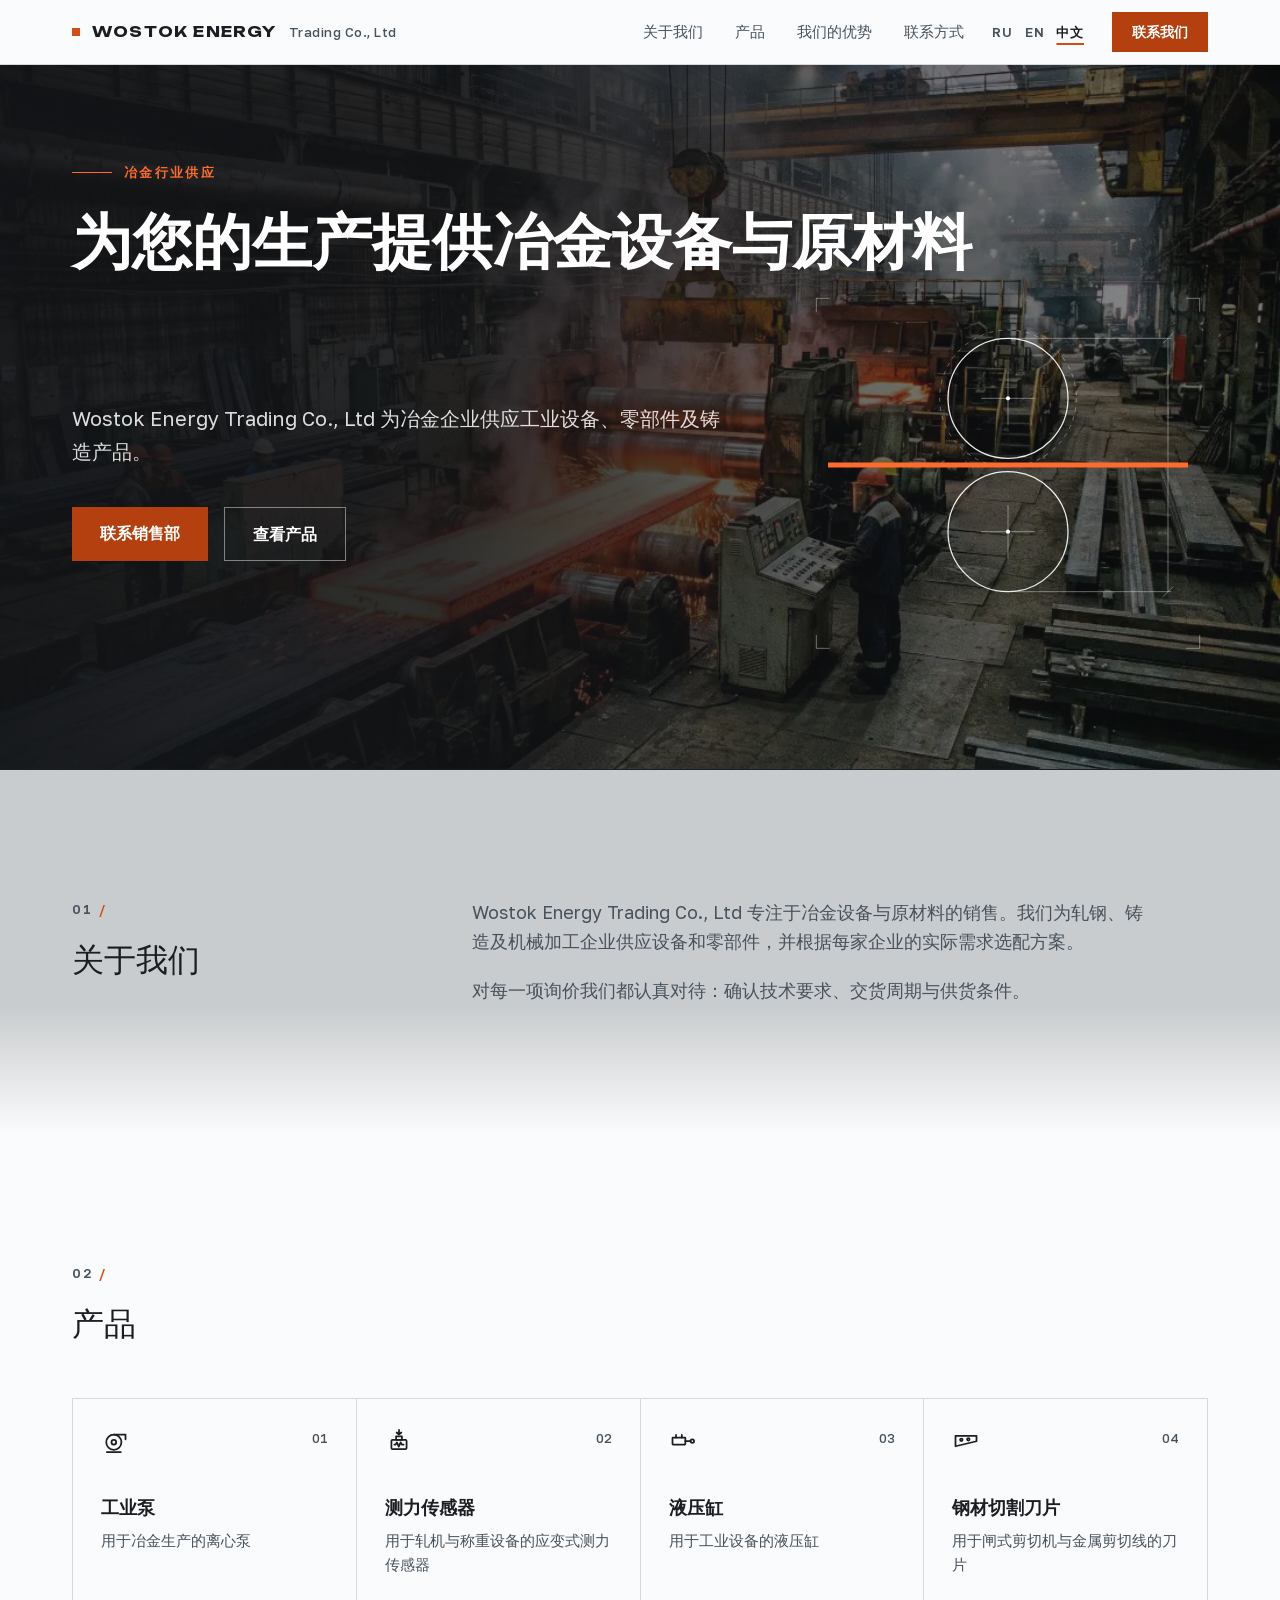
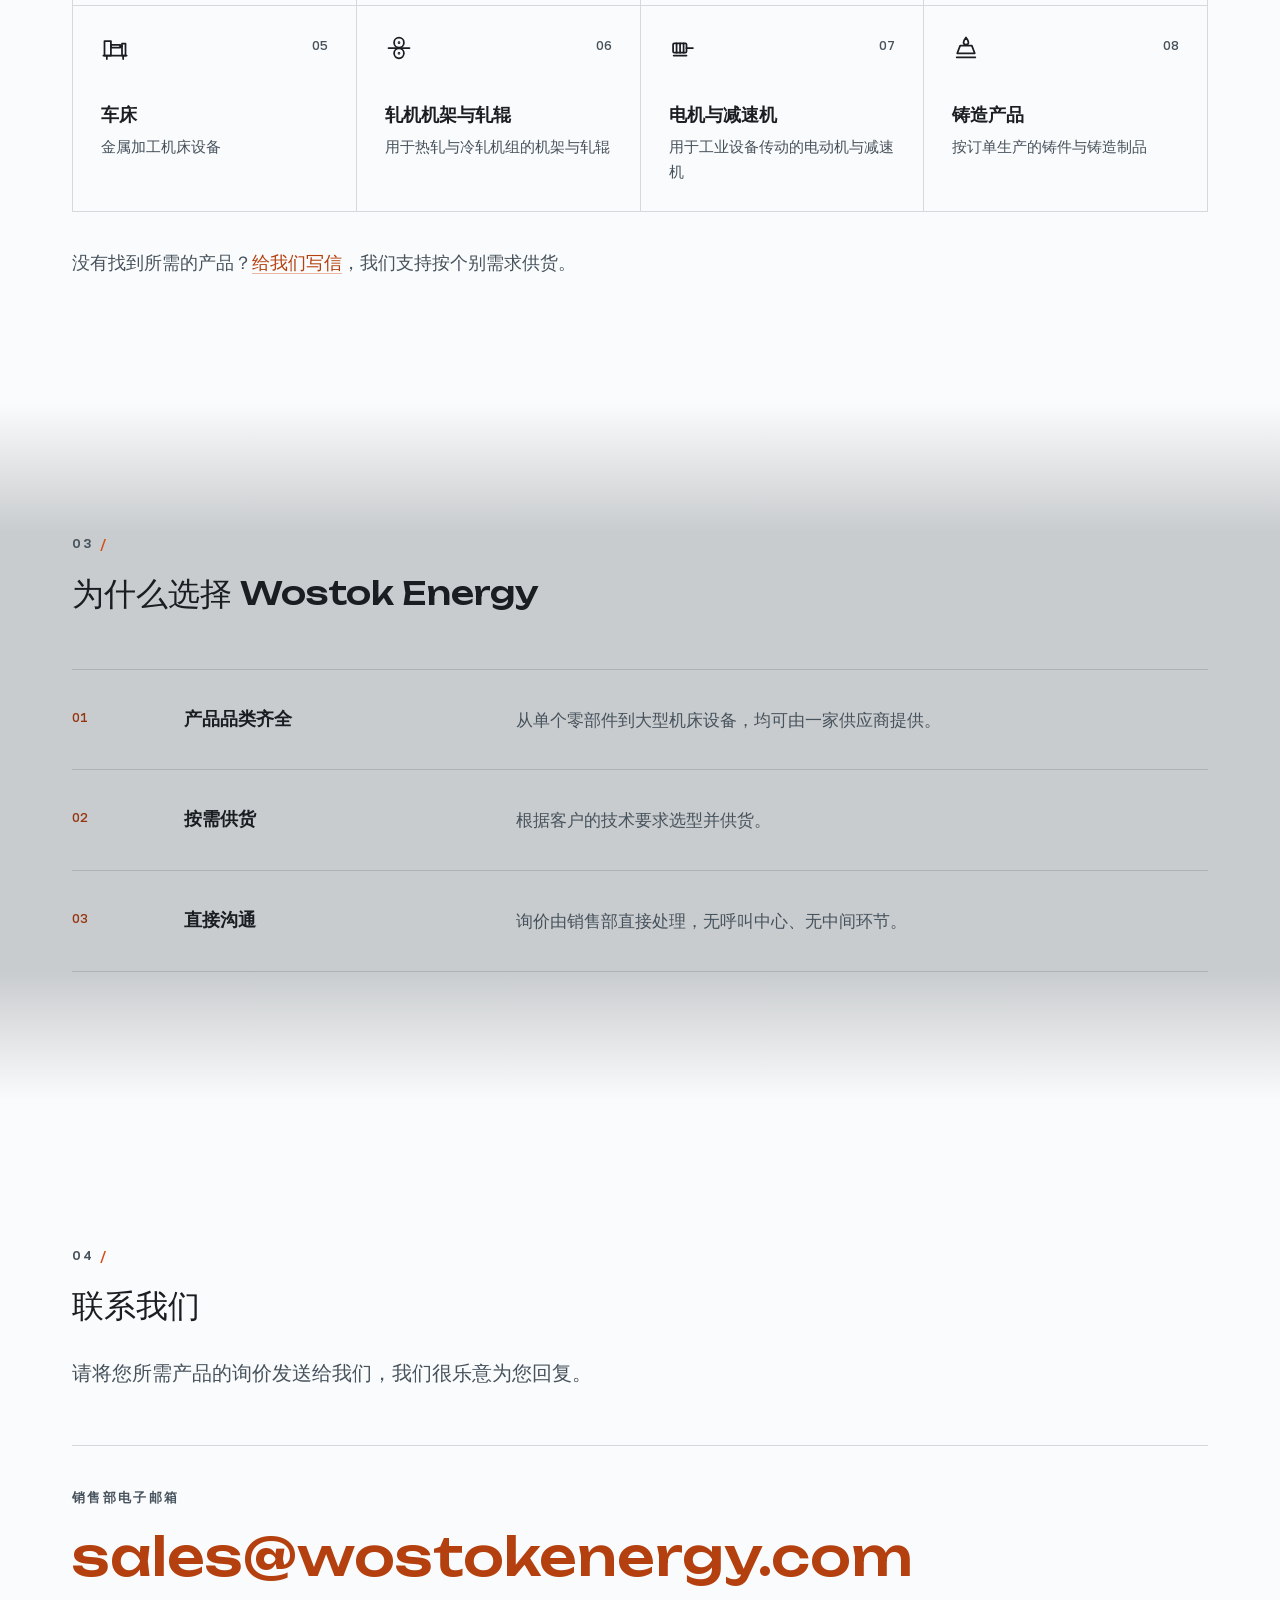
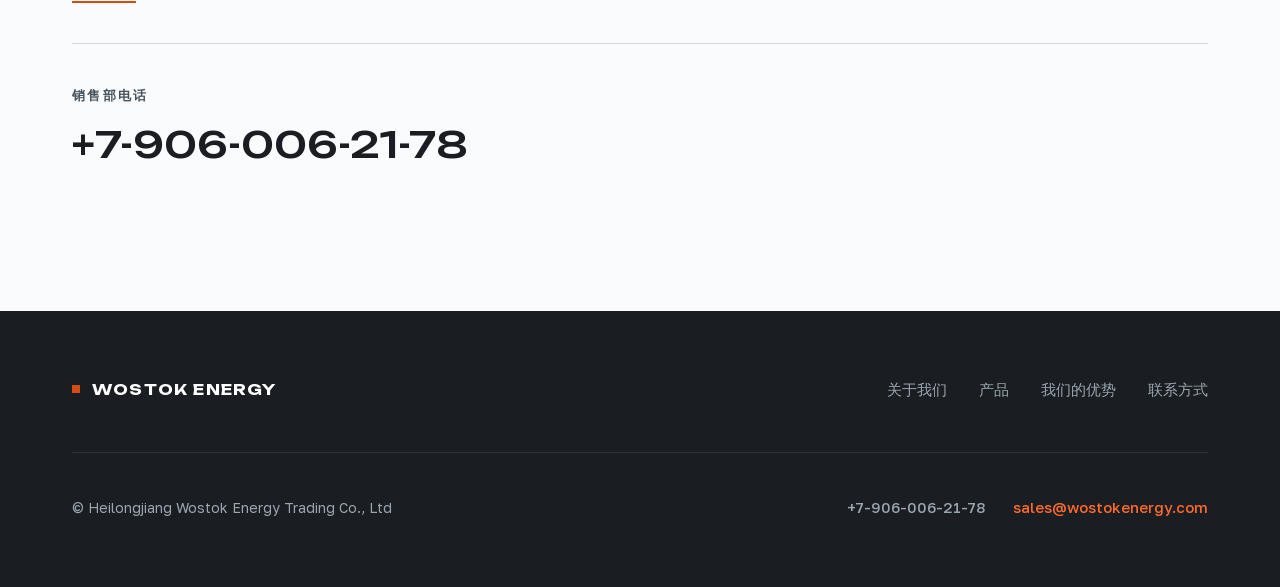
<file: zh/index.html>
<!DOCTYPE html><html lang="zh-CN"><head><meta charset="UTF-8"><meta name="viewport" content="width=device-width, initial-scale=1"><title>Wostok Energy Trading Co., Ltd — 冶金设备与原材料</title><meta name="description" content="供应冶金设备与原材料：工业泵、液压缸、轧机机架与轧辊、铸造产品，服务于冶金企业。"><link rel="canonical" href="https://wostokenergy.com/zh/"><link rel="alternate" hreflang="ru" href="https://wostokenergy.com/"><link rel="alternate" hreflang="en" href="https://wostokenergy.com/en/"><link rel="alternate" hreflang="zh-CN" href="https://wostokenergy.com/zh/"><link rel="alternate" hreflang="x-default" href="https://wostokenergy.com/"><link rel="icon" type="image/svg+xml" href="/favicon.svg"><link rel="sitemap" href="/sitemap-index.xml"><meta name="theme-color" content="#FAFBFC"><meta name="generator" content="Astro v7.2.0"><meta property="og:type" content="website"><meta property="og:site_name" content="Wostok Energy Trading Co., Ltd"><meta property="og:title" content="Wostok Energy Trading Co., Ltd — 冶金设备与原材料"><meta property="og:description" content="供应冶金设备与原材料：工业泵、液压缸、轧机机架与轧辊、铸造产品，服务于冶金企业。"><meta property="og:url" content="https://wostokenergy.com/zh/"><meta property="og:image" content="https://wostokenergy.com/og-image.png"><meta property="og:image:width" content="1200"><meta property="og:image:height" content="630"><meta property="og:image:alt" content="Wostok Energy Trading Co., Ltd — 冶金设备与原材料"><meta property="og:locale" content="zh_CN"><meta property="og:locale:alternate" content="ru_RU"><meta property="og:locale:alternate" content="en_US"><meta name="twitter:card" content="summary_large_image"><meta name="twitter:title" content="Wostok Energy Trading Co., Ltd — 冶金设备与原材料"><meta name="twitter:description" content="供应冶金设备与原材料：工业泵、液压缸、轧机机架与轧辊、铸造产品，服务于冶金企业。"><meta name="twitter:image" content="https://wostokenergy.com/og-image.png"><link rel="preload" href="/fonts/unbounded-cyrillic.woff2" as="font" type="font/woff2" crossorigin><link rel="preload" href="/fonts/unbounded-latin.woff2" as="font" type="font/woff2" crossorigin><link rel="preload" href="/fonts/golos-text-cyrillic.woff2" as="font" type="font/woff2" crossorigin><link rel="preload" href="/fonts/golos-text-latin.woff2" as="font" type="font/woff2" crossorigin><script type="application/ld+json">{"@context":"https://schema.org","@type":"Organization","name":"Wostok Energy Trading Co., Ltd","legalName":"Heilongjiang Wostok Energy Trading Co., Ltd","url":"https://wostokenergy.com/","email":"sales@wostokenergy.com","telephone":"+79060062178","description":"销售冶金设备与原材料：工业泵、测力传感器、液压缸、钢材切割刀片、车床、轧机机架与轧辊、电机与减速机、铸造产品。","contactPoint":{"@type":"ContactPoint","contactType":"sales","email":"sales@wostokenergy.com","telephone":"+79060062178"}}</script><link rel="stylesheet" href="/_astro/Footer.Cw6rdIGp.css"></head><body><a href="#main" class="skip-link">跳转到正文</a><header class="sticky top-0 z-40 border-b border-line bg-paper" data-astro-cid-nen7h5rs><div class="relative mx-auto flex h-16 max-w-[1200px] items-center justify-between gap-4 px-5 md:px-8" data-astro-cid-nen7h5rs><a href="/zh/" class="flex min-h-11 items-center gap-3 whitespace-nowrap" data-astro-cid-nen7h5rs><span class="block size-2 bg-molten" aria-hidden="true" data-astro-cid-nen7h5rs></span><span class="font-display text-[15px] font-bold tracking-[0.08em] text-graphite" data-astro-cid-nen7h5rs>WOSTOK ENERGY</span><span class="hidden text-[13px] font-medium tracking-[0.04em] text-steel xl:block" data-astro-cid-nen7h5rs>Trading Co.,&nbsp;Ltd</span></a><div class="flex items-center gap-5 lg:gap-7" data-astro-cid-nen7h5rs><nav class="hidden items-center gap-8 lg:flex" aria-label="主导航" data-astro-cid-nen7h5rs><a href="#about" class="text-[15px] font-medium whitespace-nowrap text-steel transition-colors hover:text-graphite" data-astro-cid-nen7h5rs>关于我们</a><a href="#products" class="text-[15px] font-medium whitespace-nowrap text-steel transition-colors hover:text-graphite" data-astro-cid-nen7h5rs>产品</a><a href="#advantages" class="text-[15px] font-medium whitespace-nowrap text-steel transition-colors hover:text-graphite" data-astro-cid-nen7h5rs>我们的优势</a><a href="#contacts" class="text-[15px] font-medium whitespace-nowrap text-steel transition-colors hover:text-graphite" data-astro-cid-nen7h5rs>联系方式</a></nav><nav aria-label="语言选择" class="hidden items-center gap-3 sm:flex" data-astro-cid-nen7h5rs><a href="/" hreflang="ru" class="inline-block py-2 text-[13px] font-semibold tracking-[0.06em] whitespace-nowrap text-steel transition-colors hover:text-graphite" data-astro-cid-nen7h5rs>RU</a><a href="/en/" hreflang="en" class="inline-block py-2 text-[13px] font-semibold tracking-[0.06em] whitespace-nowrap text-steel transition-colors hover:text-graphite" data-astro-cid-nen7h5rs>EN</a><span aria-current="page" class="text-[13px] font-semibold tracking-[0.06em] whitespace-nowrap text-graphite underline decoration-molten decoration-2 underline-offset-[6px]" data-astro-cid-nen7h5rs>中文</span></nav><a href="mailto:sales@wostokenergy.com" class="hidden bg-molten-ink px-5 py-2.5 text-sm font-semibold whitespace-nowrap text-white transition-colors hover:bg-graphite lg:block" data-astro-cid-nen7h5rs>联系我们</a><details id="mnav" class="lg:hidden" data-astro-cid-nen7h5rs><summary class="flex size-11 cursor-pointer items-center justify-center text-graphite transition-colors hover:text-molten-ink" data-astro-cid-nen7h5rs><span class="sr-only" data-astro-cid-nen7h5rs>菜单</span><svg class="icon-menu" width="24" height="24" viewBox="0 0 24 24" fill="none" stroke="currentColor" stroke-width="1.5" aria-hidden="true" data-astro-cid-nen7h5rs><path d="M3 6.5h18M3 12h18M3 17.5h18" data-astro-cid-nen7h5rs></path></svg><svg class="icon-close" width="24" height="24" viewBox="0 0 24 24" fill="none" stroke="currentColor" stroke-width="1.5" aria-hidden="true" data-astro-cid-nen7h5rs><path d="M5 5l14 14M19 5L5 19" data-astro-cid-nen7h5rs></path></svg></summary><nav class="absolute inset-x-0 top-16 flex flex-col border-b border-line bg-paper px-5 pt-2 pb-5 shadow-[0_16px_32px_rgb(26_29_33_/_0.06)]" aria-label="移动端导航" data-astro-cid-nen7h5rs><div class="flex items-center gap-7 border-b border-line py-2 sm:hidden" role="group" aria-label="语言选择" data-astro-cid-nen7h5rs><a href="/" hreflang="ru" class="inline-block py-2 text-[14px] font-semibold tracking-[0.06em] text-steel transition-colors hover:text-graphite" data-astro-cid-nen7h5rs>RU</a><a href="/en/" hreflang="en" class="inline-block py-2 text-[14px] font-semibold tracking-[0.06em] text-steel transition-colors hover:text-graphite" data-astro-cid-nen7h5rs>EN</a><span aria-current="page" class="inline-block py-2 text-[14px] font-semibold tracking-[0.06em] text-graphite underline decoration-molten decoration-2 underline-offset-[6px]" data-astro-cid-nen7h5rs>中文</span></div><a href="#about" class="border-b border-line py-3.5 text-base font-medium text-graphite transition-colors hover:text-molten-ink" data-astro-cid-nen7h5rs>关于我们</a><a href="#products" class="border-b border-line py-3.5 text-base font-medium text-graphite transition-colors hover:text-molten-ink" data-astro-cid-nen7h5rs>产品</a><a href="#advantages" class="border-b border-line py-3.5 text-base font-medium text-graphite transition-colors hover:text-molten-ink" data-astro-cid-nen7h5rs>我们的优势</a><a href="#contacts" class="border-b border-line py-3.5 text-base font-medium text-graphite transition-colors hover:text-molten-ink" data-astro-cid-nen7h5rs>联系方式</a><a href="mailto:sales@wostokenergy.com" class="mt-5 bg-molten-ink px-5 py-3 text-center text-base font-semibold text-white transition-colors hover:bg-graphite" data-astro-cid-nen7h5rs>联系我们</a></nav></details></div></div></header><!-- The only client-side JavaScript on the page: closes the mobile menu
     after a navigation link is chosen, on an outside tap, or on Escape.
     The menu itself is a plain <details> element and works without it. --><script>
  (function () {
    var d = document.getElementById('mnav');
    if (!d) return;
    document.addEventListener('click', function (e) {
      if (!d.open) return;
      var t = e.target instanceof Element ? e.target : null;
      if (!t) return;
      if (t.closest('#mnav nav a') || !t.closest('#mnav')) d.open = false;
    });
    document.addEventListener('keydown', function (e) {
      if (e.key === 'Escape' && d.open) {
        var inside = d.contains(document.activeElement);
        d.open = false;
        var s = d.querySelector('summary');
        if (inside && s) s.focus();
      }
    });
  })();
</script><main id="main"><section class="relative overflow-hidden border-b border-graphite bg-graphite"><!-- Hot rolling mill photograph behind a graphite scrim (see .hero-scrim). --><img src="/hero-rolling-mill-1100.webp" srcset="/hero-rolling-mill-720.webp 720w, /hero-rolling-mill-1100.webp 1100w" sizes="100vw" alt="" fetchpriority="high" class="absolute inset-0 h-full w-full object-cover object-center"><div class="hero-scrim absolute inset-0" aria-hidden="true"></div><div class="relative mx-auto max-w-[1200px] px-5 pt-10 pb-14 md:px-8 md:pt-24 md:pb-28"><p class="flex items-center gap-3 text-[13px] font-semibold tracking-[0.18em] uppercase text-molten-glow"><span class="block h-px w-10 bg-molten-glow" aria-hidden="true"></span>冶金行业供应</p><h1 class="display-title mt-4 max-w-[24ch] font-display text-[clamp(1.9rem,5vw,3.75rem)] leading-[1.12] font-bold text-white [text-wrap:pretty] sm:mt-6 lg:hyphens-none">为您的生产提供冶金设备与原材料</h1><div class="mt-2 grid items-center gap-14 sm:mt-4 lg:grid-cols-[minmax(0,1fr)_400px] lg:gap-20"><div><p class="mt-2 max-w-[56ch] text-lg leading-relaxed text-white/85 [text-wrap:pretty] sm:mt-4 md:text-xl">Wostok Energy Trading Co., Ltd 为冶金企业供应工业设备、零部件及铸造产品。</p><div class="mt-6 flex flex-wrap gap-3 sm:mt-10 sm:gap-4"><a href="mailto:sales@wostokenergy.com" class="w-full bg-molten-ink px-7 py-3.5 text-center text-base font-semibold text-white transition-colors hover:bg-paper hover:text-graphite sm:w-auto sm:text-left">联系销售部</a><a href="#products" class="w-full border border-white/45 px-7 py-3.5 text-center text-base font-semibold text-white transition-colors hover:border-white sm:w-auto sm:text-left">查看产品</a></div></div><!-- Technical drawing: a roll stand with a hot strip passing through,
           drawn in white over the photograph. --><svg class="hidden w-full lg:block" viewBox="0 0 480 440" fill="none" aria-hidden="true"><!-- Crop marks, dimension line, slash ticks --><g stroke="#FFFFFF" stroke-opacity="0.45" stroke-width="1"><path d="M10 26V10h16M454 10h16v16M10 414v16h16M470 414v16h-16"></path><path d="M248 58h188M248 362h188M432 58v304"></path><path d="M426 64l12-12M426 368l12-12"></path></g><!-- Pitch circle (dashed) around the top roll --><circle cx="240" cy="130" r="82" stroke="#FFFFFF" stroke-opacity="0.4" stroke-width="1" stroke-dasharray="5 6"></circle><!-- Roll pair --><g stroke="#FFFFFF" stroke-opacity="0.9" stroke-width="1.5"><circle cx="240" cy="130" r="72"></circle><circle cx="240" cy="290" r="72"></circle></g><!-- Centre crosshairs --><g stroke="#FFFFFF" stroke-opacity="0.45" stroke-width="1"><path d="M240 98v64M208 130h64M240 258v64M208 290h64"></path></g><g fill="#FFFFFF"><circle cx="240" cy="130" r="2.5"></circle><circle cx="240" cy="290" r="2.5"></circle></g><!-- Hot strip between the rolls --><rect x="24" y="207" width="432" height="6" fill="#FF6B2C"></rect></svg></div></div></section><section id="about" class="section-fade-out scroll-mt-20"><div class="reveal mx-auto grid max-w-[1200px] gap-6 px-5 py-14 md:gap-10 md:px-8 md:py-32 lg:grid-cols-[320px_minmax(0,1fr)] lg:gap-20"><div><p class="text-[13px] font-semibold tracking-[0.18em] text-steel tabular-nums">01 <span class="text-molten" aria-hidden="true">/</span></p><h2 class="mt-3 font-display text-[1.65rem] font-medium text-graphite md:text-[2rem]">关于我们</h2></div><div class="max-w-[62ch] space-y-5 text-lg leading-relaxed text-steel"><p>Wostok Energy Trading Co., Ltd 专注于冶金设备与原材料的销售。我们为轧钢、铸造及机械加工企业供应设备和零部件，并根据每家企业的实际需求选配方案。</p><p>对每一项询价我们都认真对待：确认技术要求、交货周期与供货条件。</p></div></div></section><section id="products" class="scroll-mt-20 bg-paper"><div class="mx-auto max-w-[1200px] px-5 py-14 md:px-8 md:py-32"><div class="reveal"><p class="text-[13px] font-semibold tracking-[0.18em] text-steel tabular-nums">02 <span class="text-molten" aria-hidden="true">/</span></p><h2 class="mt-3 font-display text-[1.65rem] font-medium text-graphite md:text-[2rem]">产品</h2></div><ul class="reveal mt-8 grid grid-cols-1 gap-px border border-line bg-line sm:grid-cols-2 md:mt-12 xl:grid-cols-4"><li class="group flex items-start gap-4 bg-paper p-5 transition-colors hover:bg-mist sm:flex-col sm:gap-10 sm:p-7"><div class="flex shrink-0 items-start justify-between sm:w-full"><svg class="text-graphite transition-colors group-hover:text-molten-ink" width="28" height="28" viewBox="0 0 24 24" fill="none" stroke="currentColor" stroke-width="1.5" stroke-linecap="round" stroke-linejoin="round" aria-hidden="true"><circle cx="11" cy="13" r="6.5"/><path d="M11 6.5h10v4"/><circle cx="11" cy="13" r="2"/><path d="M5 21.5h12"/></svg><span class="hidden text-[13px] font-medium text-steel tabular-nums sm:block" aria-hidden="true">01</span></div><div class="min-w-0"><h3 class="text-base leading-snug font-semibold text-graphite sm:text-lg">工业泵</h3><p class="mt-1 text-[14px] leading-relaxed text-steel sm:mt-2 sm:text-[15px]">用于冶金生产的离心泵</p></div></li><li class="group flex items-start gap-4 bg-paper p-5 transition-colors hover:bg-mist sm:flex-col sm:gap-10 sm:p-7"><div class="flex shrink-0 items-start justify-between sm:w-full"><svg class="text-graphite transition-colors group-hover:text-molten-ink" width="28" height="28" viewBox="0 0 24 24" fill="none" stroke="currentColor" stroke-width="1.5" stroke-linecap="round" stroke-linejoin="round" aria-hidden="true"><path d="M12 2.5v4M10 4.7l2 1.8 2-1.8"/><rect x="9.5" y="8" width="5" height="3"/><rect x="5.5" y="11" width="13" height="8" rx="1"/><path d="M8 15h1.2l1-1.8 1.6 3.6 1.6-3.6 1 1.8H16"/></svg><span class="hidden text-[13px] font-medium text-steel tabular-nums sm:block" aria-hidden="true">02</span></div><div class="min-w-0"><h3 class="text-base leading-snug font-semibold text-graphite sm:text-lg">测力传感器</h3><p class="mt-1 text-[14px] leading-relaxed text-steel sm:mt-2 sm:text-[15px]">用于轧机与称重设备的应变式测力传感器</p></div></li><li class="group flex items-start gap-4 bg-paper p-5 transition-colors hover:bg-mist sm:flex-col sm:gap-10 sm:p-7"><div class="flex shrink-0 items-start justify-between sm:w-full"><svg class="text-graphite transition-colors group-hover:text-molten-ink" width="28" height="28" viewBox="0 0 24 24" fill="none" stroke="currentColor" stroke-width="1.5" stroke-linecap="round" stroke-linejoin="round" aria-hidden="true"><rect x="3" y="9" width="11" height="6" rx="0.5"/><path d="M14 12h4.5M6 9V6.8M11 9V6.8"/><circle cx="20" cy="12" r="1.5"/></svg><span class="hidden text-[13px] font-medium text-steel tabular-nums sm:block" aria-hidden="true">03</span></div><div class="min-w-0"><h3 class="text-base leading-snug font-semibold text-graphite sm:text-lg">液压缸</h3><p class="mt-1 text-[14px] leading-relaxed text-steel sm:mt-2 sm:text-[15px]">用于工业设备的液压缸</p></div></li><li class="group flex items-start gap-4 bg-paper p-5 transition-colors hover:bg-mist sm:flex-col sm:gap-10 sm:p-7"><div class="flex shrink-0 items-start justify-between sm:w-full"><svg class="text-graphite transition-colors group-hover:text-molten-ink" width="28" height="28" viewBox="0 0 24 24" fill="none" stroke="currentColor" stroke-width="1.5" stroke-linecap="round" stroke-linejoin="round" aria-hidden="true"><path d="M3 7.5h18v4.7L3 16.5z"/><circle cx="8" cy="11" r="1.1"/><circle cx="14" cy="10.6" r="1.1"/></svg><span class="hidden text-[13px] font-medium text-steel tabular-nums sm:block" aria-hidden="true">04</span></div><div class="min-w-0"><h3 class="text-base leading-snug font-semibold text-graphite sm:text-lg">钢材切割刀片</h3><p class="mt-1 text-[14px] leading-relaxed text-steel sm:mt-2 sm:text-[15px]">用于闸式剪切机与金属剪切线的刀片</p></div></li><li class="group flex items-start gap-4 bg-paper p-5 transition-colors hover:bg-mist sm:flex-col sm:gap-10 sm:p-7"><div class="flex shrink-0 items-start justify-between sm:w-full"><svg class="text-graphite transition-colors group-hover:text-molten-ink" width="28" height="28" viewBox="0 0 24 24" fill="none" stroke="currentColor" stroke-width="1.5" stroke-linecap="round" stroke-linejoin="round" aria-hidden="true"><rect x="3" y="6" width="5.5" height="12.5"/><rect x="8.5" y="9.4" width="8" height="2.2"/><path d="M16.5 10.5H18"/><rect x="18" y="8.2" width="3" height="10.3"/><path d="M2 18.5h20M5 18.5v3M19 18.5v3"/></svg><span class="hidden text-[13px] font-medium text-steel tabular-nums sm:block" aria-hidden="true">05</span></div><div class="min-w-0"><h3 class="text-base leading-snug font-semibold text-graphite sm:text-lg">车床</h3><p class="mt-1 text-[14px] leading-relaxed text-steel sm:mt-2 sm:text-[15px]">金属加工机床设备</p></div></li><li class="group flex items-start gap-4 bg-paper p-5 transition-colors hover:bg-mist sm:flex-col sm:gap-10 sm:p-7"><div class="flex shrink-0 items-start justify-between sm:w-full"><svg class="text-graphite transition-colors group-hover:text-molten-ink" width="28" height="28" viewBox="0 0 24 24" fill="none" stroke="currentColor" stroke-width="1.5" stroke-linecap="round" stroke-linejoin="round" aria-hidden="true"><circle cx="12" cy="7.4" r="4.2"/><circle cx="12" cy="16.6" r="4.2"/><path d="M3 12h18"/><circle cx="12" cy="7.4" r="0.4"/><circle cx="12" cy="16.6" r="0.4"/></svg><span class="hidden text-[13px] font-medium text-steel tabular-nums sm:block" aria-hidden="true">06</span></div><div class="min-w-0"><h3 class="text-base leading-snug font-semibold text-graphite sm:text-lg">轧机机架与轧辊</h3><p class="mt-1 text-[14px] leading-relaxed text-steel sm:mt-2 sm:text-[15px]">用于热轧与冷轧机组的机架与轧辊</p></div></li><li class="group flex items-start gap-4 bg-paper p-5 transition-colors hover:bg-mist sm:flex-col sm:gap-10 sm:p-7"><div class="flex shrink-0 items-start justify-between sm:w-full"><svg class="text-graphite transition-colors group-hover:text-molten-ink" width="28" height="28" viewBox="0 0 24 24" fill="none" stroke="currentColor" stroke-width="1.5" stroke-linecap="round" stroke-linejoin="round" aria-hidden="true"><rect x="3.5" y="8" width="11.5" height="8" rx="1"/><path d="M6.5 8v8M9.5 8v8M12.5 8v8M15 12h5.5M4 18.5h11"/></svg><span class="hidden text-[13px] font-medium text-steel tabular-nums sm:block" aria-hidden="true">07</span></div><div class="min-w-0"><h3 class="text-base leading-snug font-semibold text-graphite sm:text-lg">电机与减速机</h3><p class="mt-1 text-[14px] leading-relaxed text-steel sm:mt-2 sm:text-[15px]">用于工业设备传动的电动机与减速机</p></div></li><li class="group flex items-start gap-4 bg-paper p-5 transition-colors hover:bg-mist sm:flex-col sm:gap-10 sm:p-7"><div class="flex shrink-0 items-start justify-between sm:w-full"><svg class="text-graphite transition-colors group-hover:text-molten-ink" width="28" height="28" viewBox="0 0 24 24" fill="none" stroke="currentColor" stroke-width="1.5" stroke-linecap="round" stroke-linejoin="round" aria-hidden="true"><path d="M12 3c-1.4 1.8-2.1 2.9-2.1 4a2.1 2.1 0 0 0 4.2 0c0-1.1-.7-2.2-2.1-4Z"/><path d="M4.5 16.5 7 10h10l2.5 6.5zM4 20h16"/></svg><span class="hidden text-[13px] font-medium text-steel tabular-nums sm:block" aria-hidden="true">08</span></div><div class="min-w-0"><h3 class="text-base leading-snug font-semibold text-graphite sm:text-lg">铸造产品</h3><p class="mt-1 text-[14px] leading-relaxed text-steel sm:mt-2 sm:text-[15px]">按订单生产的铸件与铸造制品</p></div></li></ul><p class="mt-6 max-w-[70ch] text-base text-steel md:mt-9 md:text-lg">没有找到所需的产品？<a href="mailto:sales@wostokenergy.com" class="font-medium text-molten-ink underline decoration-molten/40 underline-offset-4 transition-colors hover:text-graphite hover:decoration-molten">给我们写信</a>，我们支持按个别需求供货。</p></div></section><section id="advantages" class="section-fade-in-out scroll-mt-20"><div class="mx-auto max-w-[1200px] px-5 py-14 md:px-8 md:py-32"><div class="reveal"><p class="text-[13px] font-semibold tracking-[0.18em] text-steel tabular-nums">03 <span class="text-molten" aria-hidden="true">/</span></p><h2 class="mt-3 font-display text-[1.65rem] font-medium text-graphite md:text-[2rem]">为什么选择 Wostok Energy</h2></div><ul class="reveal mt-8 border-t border-graphite/15 md:mt-12"><li class="grid gap-2 border-b border-graphite/15 py-6 md:grid-cols-[80px_300px_minmax(0,1fr)] md:gap-8 md:py-9"><span class="text-[13px] font-medium text-molten-deep tabular-nums" aria-hidden="true">01</span><h3 class="text-lg leading-snug font-semibold text-graphite">产品品类齐全</h3><p class="max-w-[62ch] text-[17px] leading-relaxed text-steel">从单个零部件到大型机床设备，均可由一家供应商提供。</p></li><li class="grid gap-2 border-b border-graphite/15 py-6 md:grid-cols-[80px_300px_minmax(0,1fr)] md:gap-8 md:py-9"><span class="text-[13px] font-medium text-molten-deep tabular-nums" aria-hidden="true">02</span><h3 class="text-lg leading-snug font-semibold text-graphite">按需供货</h3><p class="max-w-[62ch] text-[17px] leading-relaxed text-steel">根据客户的技术要求选型并供货。</p></li><li class="grid gap-2 border-b border-graphite/15 py-6 md:grid-cols-[80px_300px_minmax(0,1fr)] md:gap-8 md:py-9"><span class="text-[13px] font-medium text-molten-deep tabular-nums" aria-hidden="true">03</span><h3 class="text-lg leading-snug font-semibold text-graphite">直接沟通</h3><p class="max-w-[62ch] text-[17px] leading-relaxed text-steel">询价由销售部直接处理，无呼叫中心、无中间环节。</p></li></ul></div></section><section id="contacts" class="scroll-mt-20 bg-paper"><div class="reveal mx-auto max-w-[1200px] px-5 py-14 md:px-8 md:py-36"><p class="text-[13px] font-semibold tracking-[0.18em] text-steel tabular-nums">04 <span class="text-molten" aria-hidden="true">/</span></p><h2 class="mt-3 font-display text-[1.65rem] font-medium text-graphite md:text-[2rem]">联系我们</h2><p class="mt-6 max-w-[58ch] text-lg leading-relaxed text-steel md:text-xl">请将您所需产品的询价发送给我们，我们很乐意为您回复。</p><!-- On phones the tap-to-call number comes first and larger; from md up
         the email is the primary conversion point, exactly as before. --><div class="mt-10 flex flex-col gap-8 md:mt-14 md:gap-10"><div class="order-1 border-t border-line pt-8 md:order-2 md:pt-10"><p class="text-[13px] font-semibold tracking-[0.18em] uppercase text-steel">销售部电话</p><a href="tel:+79060062178" class="mt-4 inline-block font-display text-[clamp(1.5rem,3.4vw,2.25rem)] leading-tight font-medium whitespace-nowrap text-graphite transition-colors hover:text-molten-ink">+7-906-006-21-78</a></div><div class="order-2 border-t border-line pt-8 md:order-1 md:pt-10"><p class="text-[13px] font-semibold tracking-[0.18em] uppercase text-steel">销售部电子邮箱</p><a href="mailto:sales@wostokenergy.com" class="group mt-4 inline-block font-display text-[clamp(1.1rem,4.8vw,3.25rem)] leading-tight font-medium text-molten-ink [overflow-wrap:anywhere]">sales@wostokenergy.com<span class="mt-3 block h-0.5 w-16 bg-molten transition-[width] duration-300 group-hover:w-full motion-reduce:transition-none" aria-hidden="true"></span></a></div></div></div></section></main><footer class="bg-graphite text-white"><!-- pb-30 below md clears the fixed MobileCtaBar so the last links stay reachable. --><div class="mx-auto max-w-[1200px] px-5 pt-14 pb-30 md:px-8 md:pb-14"><div class="flex flex-col justify-between gap-10 md:flex-row md:items-center"><p class="flex items-center gap-3"><span class="block size-2 bg-molten" aria-hidden="true"></span><span class="font-display text-[15px] font-bold tracking-[0.08em]">WOSTOK ENERGY</span></p><nav aria-label="页脚导航"><ul class="flex flex-wrap gap-x-8 gap-y-2"><li><a href="#about" class="inline-block py-2.5 text-[15px] font-medium text-footer-muted transition-colors hover:text-white">关于我们</a></li><li><a href="#products" class="inline-block py-2.5 text-[15px] font-medium text-footer-muted transition-colors hover:text-white">产品</a></li><li><a href="#advantages" class="inline-block py-2.5 text-[15px] font-medium text-footer-muted transition-colors hover:text-white">我们的优势</a></li><li><a href="#contacts" class="inline-block py-2.5 text-[15px] font-medium text-footer-muted transition-colors hover:text-white">联系方式</a></li></ul></nav></div><div class="mt-10 flex flex-col justify-between gap-4 border-t border-white/10 pt-8 md:flex-row md:items-center"><p class="text-sm text-footer-muted">© Heilongjiang Wostok Energy Trading Co.,&nbsp;Ltd</p><div class="flex flex-wrap items-center gap-x-7 gap-y-1"><a href="tel:+79060062178" class="inline-block py-2.5 text-[15px] font-medium whitespace-nowrap text-footer-muted transition-colors hover:text-white">+7-906-006-21-78</a><a href="mailto:sales@wostokenergy.com" class="inline-block py-2.5 text-[15px] font-medium text-molten-glow transition-colors hover:text-white">sales@wostokenergy.com</a></div></div></div></footer><div class="fixed inset-x-0 bottom-0 z-40 grid grid-cols-2 gap-px border-t border-line bg-line pb-[env(safe-area-inset-bottom)] md:hidden"><a href="tel:+79060062178" class="bg-paper py-3.5 text-center text-[15px] font-semibold text-graphite transition-colors hover:bg-mist">打电话</a><a href="mailto:sales@wostokenergy.com" class="bg-molten-ink py-3.5 text-center text-[15px] font-semibold text-white transition-colors hover:bg-graphite">发邮件</a></div></body></html>
</file>
<file: _astro/Footer.Cw6rdIGp.css>
/*! tailwindcss v4.3.3 | MIT License | https://tailwindcss.com */
@layer properties{@supports (((-webkit-hyphens:none)) and (not (margin-trim:inline))) or ((-moz-orient:inline) and (not (color:rgb(from red r g b)))){*,:before,:after,::backdrop{--tw-space-y-reverse:0;--tw-border-style:solid;--tw-leading:initial;--tw-font-weight:initial;--tw-tracking:initial;--tw-ordinal:initial;--tw-slashed-zero:initial;--tw-numeric-figure:initial;--tw-numeric-spacing:initial;--tw-numeric-fraction:initial;--tw-shadow:0 0 #0000;--tw-shadow-color:initial;--tw-shadow-alpha:100%;--tw-inset-shadow:0 0 #0000;--tw-inset-shadow-color:initial;--tw-inset-shadow-alpha:100%;--tw-ring-color:initial;--tw-ring-shadow:0 0 #0000;--tw-inset-ring-color:initial;--tw-inset-ring-shadow:0 0 #0000;--tw-ring-inset:initial;--tw-ring-offset-width:0px;--tw-ring-offset-color:#fff;--tw-ring-offset-shadow:0 0 #0000;--tw-outline-style:solid;--tw-duration:initial}}}@layer theme{:root,:host{--font-sans:-apple-system, BlinkMacSystemFont, "Segoe UI", Roboto, "Helvetica Neue", "Noto Sans", Arial, sans-serif, "Apple Color Emoji", "Segoe UI Emoji", "Segoe UI Symbol", "Noto Color Emoji";--font-mono:ui-monospace, SFMono-Regular, Menlo, Monaco, Consolas, "Liberation Mono", "Courier New", monospace;--color-white:#fff;--spacing:.25rem;--text-sm:.875rem;--text-sm--line-height:calc(1.25 / .875);--text-base:1rem;--text-base--line-height:calc(1.5 / 1);--text-lg:1.125rem;--text-lg--line-height:calc(1.75 / 1.125);--text-xl:1.25rem;--text-xl--line-height:calc(1.75 / 1.25);--font-weight-medium:500;--font-weight-semibold:600;--font-weight-bold:700;--leading-tight:1.25;--leading-snug:1.375;--leading-relaxed:1.625;--default-transition-duration:.15s;--default-transition-timing-function:cubic-bezier(.4, 0, .2, 1);--default-font-family:var(--font-sans);--default-mono-font-family:var(--font-mono);--color-graphite:#1a1d21;--color-steel:#46525c;--color-mist:#c9ccce;--color-paper:#fafbfc;--color-molten:#d64b12;--color-molten-ink:#b4400f;--color-molten-deep:#96340d;--color-molten-glow:#ff6b2c;--color-line:#d4d9dd;--color-footer-muted:#9aa7b0;--font-display:"Unbounded", system-ui, sans-serif;--font-body:"Golos Text", system-ui, -apple-system, "Segoe UI", Arial, sans-serif}}@layer base{*,:after,:before,::backdrop{box-sizing:border-box;border:0 solid;margin:0;padding:0}::file-selector-button{box-sizing:border-box;border:0 solid;margin:0;padding:0}html,:host{-webkit-text-size-adjust:100%;tab-size:4;line-height:1.5;font-family:var(--default-font-family,-apple-system, BlinkMacSystemFont, "Segoe UI", Roboto, "Helvetica Neue", "Noto Sans", Arial, sans-serif, "Apple Color Emoji", "Segoe UI Emoji", "Segoe UI Symbol", "Noto Color Emoji");font-feature-settings:var(--default-font-feature-settings,normal);font-variation-settings:var(--default-font-variation-settings,normal);-webkit-tap-highlight-color:transparent}hr{height:0;color:inherit;border-top-width:1px}abbr:where([title]){text-decoration:underline dotted}h1,h2,h3,h4,h5,h6{font-size:inherit;font-weight:inherit}a{color:inherit;-webkit-text-decoration:inherit;-webkit-text-decoration:inherit;-webkit-text-decoration:inherit;text-decoration:inherit}b,strong{font-weight:bolder}code,kbd,samp,pre{font-family:var(--default-mono-font-family,ui-monospace, SFMono-Regular, Menlo, Monaco, Consolas, "Liberation Mono", "Courier New", monospace);font-feature-settings:var(--default-mono-font-feature-settings,normal);font-variation-settings:var(--default-mono-font-variation-settings,normal);font-size:1em}small{font-size:80%}sub,sup{vertical-align:baseline;font-size:75%;line-height:0;position:relative}sub{bottom:-.25em}sup{top:-.5em}table{text-indent:0;border-color:inherit;border-collapse:collapse}:-moz-focusring:where(:not(iframe)){outline:auto}progress{vertical-align:baseline}summary{display:list-item}ol,ul,menu{list-style:none}img,svg,video,canvas,audio,iframe,embed,object{vertical-align:middle;display:block}img,video{max-width:100%;height:auto}button,input,select,optgroup,textarea{font:inherit;font-feature-settings:inherit;font-variation-settings:inherit;letter-spacing:inherit;color:inherit;opacity:1;background-color:#0000;border-radius:0}::file-selector-button{font:inherit;font-feature-settings:inherit;font-variation-settings:inherit;letter-spacing:inherit;color:inherit;opacity:1;background-color:#0000;border-radius:0}:where(select:is([multiple],[size])) optgroup{font-weight:bolder}:where(select:is([multiple],[size])) optgroup option{padding-inline-start:20px}::file-selector-button{margin-inline-end:4px}::placeholder{opacity:1}@supports (not ((-webkit-appearance:-apple-pay-button))) or (contain-intrinsic-size:1px){::placeholder{color:currentColor}@supports (color:color-mix(in lab, red, red)){::placeholder{color:color-mix(in oklab, currentcolor 50%, transparent)}}}textarea{resize:vertical}::-webkit-search-decoration{-webkit-appearance:none}::-webkit-date-and-time-value{min-height:1lh;text-align:inherit}::-webkit-datetime-edit{display:inline-flex}::-webkit-datetime-edit-fields-wrapper{padding:0}::-webkit-datetime-edit{padding-block:0}::-webkit-datetime-edit-year-field{padding-block:0}::-webkit-datetime-edit-month-field{padding-block:0}::-webkit-datetime-edit-day-field{padding-block:0}::-webkit-datetime-edit-hour-field{padding-block:0}::-webkit-datetime-edit-minute-field{padding-block:0}::-webkit-datetime-edit-second-field{padding-block:0}::-webkit-datetime-edit-millisecond-field{padding-block:0}::-webkit-datetime-edit-meridiem-field{padding-block:0}::-webkit-calendar-picker-indicator{line-height:1}:-moz-ui-invalid{box-shadow:none}button,input:where([type=button],[type=reset],[type=submit]){appearance:button}::file-selector-button{appearance:button}::-webkit-inner-spin-button{height:auto}::-webkit-outer-spin-button{height:auto}[hidden]:where(:not([hidden=until-found])){display:none!important}:root{--section-fade:clamp(72px, 10vw, 160px)}html{scroll-behavior:auto}html:lang(zh-CN){--font-display:"Unbounded", "PingFang SC", "Hiragino Sans GB", "Microsoft YaHei", "Noto Sans SC", sans-serif;--font-body:"Golos Text", -apple-system, "PingFang SC", "Hiragino Sans GB", "Microsoft YaHei", "Noto Sans SC", sans-serif}@media (prefers-reduced-motion:no-preference){html{scroll-behavior:smooth}}body{background-color:var(--color-paper);color:var(--color-graphite);font-family:var(--font-body);-webkit-font-smoothing:antialiased;text-rendering:optimizelegibility;line-height:1.7}::selection{background-color:var(--color-molten-ink);color:#fff}:focus-visible{outline:2px solid var(--color-molten-ink);outline-offset:2px}footer :focus-visible{outline-color:var(--color-molten-glow)}summary{list-style:none}summary::-webkit-details-marker{display:none}}@layer components{.display-title{hyphens:auto;-webkit-hyphenate-limit-before:4;-webkit-hyphenate-limit-after:3;hyphenate-limit-chars:8 4 3}.section-fade-out{background:linear-gradient(to bottom, var(--color-mist) 0, var(--color-mist) calc(100% - var(--section-fade)), var(--color-paper) 100%)}.section-fade-in-out{background:linear-gradient(to bottom, var(--color-paper) 0, var(--color-mist) var(--section-fade), var(--color-mist) calc(100% - var(--section-fade)), var(--color-paper) 100%)}.skip-link{z-index:100;background-color:var(--color-graphite);color:#fff;padding:.75rem 1.25rem;font-weight:500;position:fixed;top:.75rem;left:.75rem;transform:translateY(-200%)}.skip-link:focus-visible{transform:none}.hero-scrim{background:#121417e6}@media (width>=1024px){.hero-scrim{background:linear-gradient(96deg,#121417f0 0%,#121417e0 36%,#12141799 70%,#12141773 100%)}}}@layer utilities{.visible{visibility:visible}.sr-only{clip-path:inset(50%);white-space:nowrap;border-width:0;width:1px;height:1px;margin:-1px;padding:0;position:absolute;overflow:hidden}.absolute{position:absolute}.fixed{position:fixed}.relative{position:relative}.static{position:static}.sticky{position:sticky}.inset-0{inset:0}.inset-x-0{inset-inline:0}.top-0{top:0}.top-16{top:calc(var(--spacing) * 16)}.bottom-0{bottom:0}.z-40{z-index:40}.order-1{order:1}.order-2{order:2}.mx-auto{margin-inline:auto}.mt-1{margin-top:var(--spacing)}.mt-2{margin-top:calc(var(--spacing) * 2)}.mt-3{margin-top:calc(var(--spacing) * 3)}.mt-4{margin-top:calc(var(--spacing) * 4)}.mt-5{margin-top:calc(var(--spacing) * 5)}.mt-6{margin-top:calc(var(--spacing) * 6)}.mt-8{margin-top:calc(var(--spacing) * 8)}.mt-10{margin-top:calc(var(--spacing) * 10)}.block{display:block}.flex{display:flex}.grid{display:grid}.hidden{display:none}.inline{display:inline}.inline-block{display:inline-block}.size-2{width:calc(var(--spacing) * 2);height:calc(var(--spacing) * 2)}.size-11{width:calc(var(--spacing) * 11);height:calc(var(--spacing) * 11)}.h-0\.5{height:calc(var(--spacing) * .5)}.h-16{height:calc(var(--spacing) * 16)}.h-full{height:100%}.h-px{height:1px}.min-h-11{min-height:calc(var(--spacing) * 11)}.w-10{width:calc(var(--spacing) * 10)}.w-16{width:calc(var(--spacing) * 16)}.w-full{width:100%}.max-w-\[24ch\]{max-width:24ch}.max-w-\[56ch\]{max-width:56ch}.max-w-\[58ch\]{max-width:58ch}.max-w-\[62ch\]{max-width:62ch}.max-w-\[70ch\]{max-width:70ch}.max-w-\[1200px\]{max-width:1200px}.min-w-0{min-width:0}.shrink{flex-shrink:1}.shrink-0{flex-shrink:0}.cursor-pointer{cursor:pointer}.scroll-mt-20{scroll-margin-top:calc(var(--spacing) * 20)}.grid-cols-1{grid-template-columns:repeat(1,minmax(0,1fr))}.grid-cols-2{grid-template-columns:repeat(2,minmax(0,1fr))}.flex-col{flex-direction:column}.flex-wrap{flex-wrap:wrap}.items-center{align-items:center}.items-start{align-items:flex-start}.justify-between{justify-content:space-between}.justify-center{justify-content:center}.gap-2{gap:calc(var(--spacing) * 2)}.gap-3{gap:calc(var(--spacing) * 3)}.gap-4{gap:calc(var(--spacing) * 4)}.gap-5{gap:calc(var(--spacing) * 5)}.gap-6{gap:calc(var(--spacing) * 6)}.gap-7{gap:calc(var(--spacing) * 7)}.gap-8{gap:calc(var(--spacing) * 8)}.gap-10{gap:calc(var(--spacing) * 10)}.gap-14{gap:calc(var(--spacing) * 14)}.gap-px{gap:1px}:where(.space-y-5>:not(:last-child)){--tw-space-y-reverse:0;margin-block-start:calc(calc(var(--spacing) * 5) * var(--tw-space-y-reverse));margin-block-end:calc(calc(var(--spacing) * 5) * calc(1 - var(--tw-space-y-reverse)))}.gap-x-7{column-gap:calc(var(--spacing) * 7)}.gap-x-8{column-gap:calc(var(--spacing) * 8)}.gap-y-1{row-gap:var(--spacing)}.gap-y-2{row-gap:calc(var(--spacing) * 2)}.overflow-hidden{overflow:hidden}.border{border-style:var(--tw-border-style);border-width:1px}.border-t{border-top-style:var(--tw-border-style);border-top-width:1px}.border-b{border-bottom-style:var(--tw-border-style);border-bottom-width:1px}.border-graphite{border-color:var(--color-graphite)}.border-graphite\/15{border-color:#1a1d2126}@supports (color:color-mix(in lab, red, red)){.border-graphite\/15{border-color:color-mix(in oklab, var(--color-graphite) 15%, transparent)}}.border-line{border-color:var(--color-line)}.border-white\/10{border-color:#ffffff1a}@supports (color:color-mix(in lab, red, red)){.border-white\/10{border-color:color-mix(in oklab, var(--color-white) 10%, transparent)}}.border-white\/45{border-color:#ffffff73}@supports (color:color-mix(in lab, red, red)){.border-white\/45{border-color:color-mix(in oklab, var(--color-white) 45%, transparent)}}.bg-graphite{background-color:var(--color-graphite)}.bg-line{background-color:var(--color-line)}.bg-molten{background-color:var(--color-molten)}.bg-molten-glow{background-color:var(--color-molten-glow)}.bg-molten-ink{background-color:var(--color-molten-ink)}.bg-paper{background-color:var(--color-paper)}.object-cover{object-fit:cover}.object-center{object-position:center}.p-5{padding:calc(var(--spacing) * 5)}.px-5{padding-inline:calc(var(--spacing) * 5)}.px-7{padding-inline:calc(var(--spacing) * 7)}.py-2{padding-block:calc(var(--spacing) * 2)}.py-2\.5{padding-block:calc(var(--spacing) * 2.5)}.py-3{padding-block:calc(var(--spacing) * 3)}.py-3\.5{padding-block:calc(var(--spacing) * 3.5)}.py-6{padding-block:calc(var(--spacing) * 6)}.py-14{padding-block:calc(var(--spacing) * 14)}.pt-2{padding-top:calc(var(--spacing) * 2)}.pt-8{padding-top:calc(var(--spacing) * 8)}.pt-10{padding-top:calc(var(--spacing) * 10)}.pt-14{padding-top:calc(var(--spacing) * 14)}.pb-5{padding-bottom:calc(var(--spacing) * 5)}.pb-14{padding-bottom:calc(var(--spacing) * 14)}.pb-30{padding-bottom:calc(var(--spacing) * 30)}.pb-\[env\(safe-area-inset-bottom\)\]{padding-bottom:env(safe-area-inset-bottom)}.text-center{text-align:center}.font-display{font-family:var(--font-display)}.text-base{font-size:var(--text-base);line-height:var(--tw-leading,var(--text-base--line-height))}.text-lg{font-size:var(--text-lg);line-height:var(--tw-leading,var(--text-lg--line-height))}.text-sm{font-size:var(--text-sm);line-height:var(--tw-leading,var(--text-sm--line-height))}.text-\[1\.65rem\]{font-size:1.65rem}.text-\[13px\]{font-size:13px}.text-\[14px\]{font-size:14px}.text-\[15px\]{font-size:15px}.text-\[17px\]{font-size:17px}.text-\[clamp\(1\.1rem\,4\.8vw\,3\.25rem\)\]{font-size:clamp(1.1rem,4.8vw,3.25rem)}.text-\[clamp\(1\.5rem\,3\.4vw\,2\.25rem\)\]{font-size:clamp(1.5rem,3.4vw,2.25rem)}.text-\[clamp\(1\.9rem\,5vw\,3\.75rem\)\]{font-size:clamp(1.9rem,5vw,3.75rem)}.leading-\[1\.12\]{--tw-leading:1.12;line-height:1.12}.leading-relaxed{--tw-leading:var(--leading-relaxed);line-height:var(--leading-relaxed)}.leading-snug{--tw-leading:var(--leading-snug);line-height:var(--leading-snug)}.leading-tight{--tw-leading:var(--leading-tight);line-height:var(--leading-tight)}.font-bold{--tw-font-weight:var(--font-weight-bold);font-weight:var(--font-weight-bold)}.font-medium{--tw-font-weight:var(--font-weight-medium);font-weight:var(--font-weight-medium)}.font-semibold{--tw-font-weight:var(--font-weight-semibold);font-weight:var(--font-weight-semibold)}.tracking-\[0\.04em\]{--tw-tracking:.04em;letter-spacing:.04em}.tracking-\[0\.06em\]{--tw-tracking:.06em;letter-spacing:.06em}.tracking-\[0\.08em\]{--tw-tracking:.08em;letter-spacing:.08em}.tracking-\[0\.18em\]{--tw-tracking:.18em;letter-spacing:.18em}.\[text-wrap\:pretty\]{text-wrap:pretty}.\[overflow-wrap\:anywhere\]{overflow-wrap:anywhere}.whitespace-nowrap{white-space:nowrap}.text-footer-muted{color:var(--color-footer-muted)}.text-graphite{color:var(--color-graphite)}.text-molten{color:var(--color-molten)}.text-molten-deep{color:var(--color-molten-deep)}.text-molten-glow{color:var(--color-molten-glow)}.text-molten-ink{color:var(--color-molten-ink)}.text-steel{color:var(--color-steel)}.text-white{color:var(--color-white)}.text-white\/85{color:#ffffffd9}@supports (color:color-mix(in lab, red, red)){.text-white\/85{color:color-mix(in oklab, var(--color-white) 85%, transparent)}}.uppercase{text-transform:uppercase}.tabular-nums{--tw-numeric-spacing:tabular-nums;font-variant-numeric:var(--tw-ordinal,) var(--tw-slashed-zero,) var(--tw-numeric-figure,) var(--tw-numeric-spacing,) var(--tw-numeric-fraction,)}.underline{text-decoration-line:underline}.decoration-molten{-webkit-text-decoration-color:var(--color-molten);-webkit-text-decoration-color:var(--color-molten);text-decoration-color:var(--color-molten)}.decoration-molten\/40{text-decoration-color:#d64b1266}@supports (color:color-mix(in lab, red, red)){.decoration-molten\/40{-webkit-text-decoration-color:color-mix(in oklab, var(--color-molten) 40%, transparent);-webkit-text-decoration-color:color-mix(in oklab, var(--color-molten) 40%, transparent);text-decoration-color:color-mix(in oklab, var(--color-molten) 40%, transparent)}}.decoration-2{text-decoration-thickness:2px}.underline-offset-4{text-underline-offset:4px}.underline-offset-\[6px\]{text-underline-offset:6px}.shadow-\[0_16px_32px_rgb\(26_29_33_\/_0\.06\)\]{--tw-shadow:0 16px 32px var(--tw-shadow-color,#1a1d210f);box-shadow:var(--tw-inset-shadow), var(--tw-inset-ring-shadow), var(--tw-ring-offset-shadow), var(--tw-ring-shadow), var(--tw-shadow)}.outline{outline-style:var(--tw-outline-style);outline-width:1px}.transition-\[width\]{transition-property:width;transition-timing-function:var(--tw-ease,var(--default-transition-timing-function));transition-duration:var(--tw-duration,var(--default-transition-duration))}.transition-colors{transition-property:color,background-color,border-color,outline-color,text-decoration-color,fill,stroke,--tw-gradient-from,--tw-gradient-via,--tw-gradient-to;transition-timing-function:var(--tw-ease,var(--default-transition-timing-function));transition-duration:var(--tw-duration,var(--default-transition-duration))}.duration-300{--tw-duration:.3s;transition-duration:.3s}@media (hover:hover){.group-hover\:w-full:is(:where(.group):hover *){width:100%}.group-hover\:text-molten-ink:is(:where(.group):hover *){color:var(--color-molten-ink)}.hover\:border-white:hover{border-color:var(--color-white)}.hover\:bg-graphite:hover{background-color:var(--color-graphite)}.hover\:bg-mist:hover{background-color:var(--color-mist)}.hover\:bg-paper:hover{background-color:var(--color-paper)}.hover\:text-graphite:hover{color:var(--color-graphite)}.hover\:text-molten-ink:hover{color:var(--color-molten-ink)}.hover\:text-white:hover{color:var(--color-white)}.hover\:decoration-molten:hover{-webkit-text-decoration-color:var(--color-molten);-webkit-text-decoration-color:var(--color-molten);text-decoration-color:var(--color-molten)}}@media (prefers-reduced-motion:reduce){.motion-reduce\:transition-none{transition-property:none}}@media (width>=40rem){.sm\:mt-2{margin-top:calc(var(--spacing) * 2)}.sm\:mt-4{margin-top:calc(var(--spacing) * 4)}.sm\:mt-6{margin-top:calc(var(--spacing) * 6)}.sm\:mt-10{margin-top:calc(var(--spacing) * 10)}.sm\:block{display:block}.sm\:flex{display:flex}.sm\:hidden{display:none}.sm\:w-auto{width:auto}.sm\:w-full{width:100%}.sm\:grid-cols-2{grid-template-columns:repeat(2,minmax(0,1fr))}.sm\:flex-col{flex-direction:column}.sm\:gap-4{gap:calc(var(--spacing) * 4)}.sm\:gap-10{gap:calc(var(--spacing) * 10)}.sm\:p-7{padding:calc(var(--spacing) * 7)}.sm\:text-left{text-align:left}.sm\:text-lg{font-size:var(--text-lg);line-height:var(--tw-leading,var(--text-lg--line-height))}.sm\:text-\[15px\]{font-size:15px}}@media (width>=48rem){.md\:order-1{order:1}.md\:order-2{order:2}.md\:mt-9{margin-top:calc(var(--spacing) * 9)}.md\:mt-12{margin-top:calc(var(--spacing) * 12)}.md\:mt-14{margin-top:calc(var(--spacing) * 14)}.md\:hidden{display:none}.md\:grid-cols-\[80px_300px_minmax\(0\,1fr\)\]{grid-template-columns:80px 300px minmax(0,1fr)}.md\:flex-row{flex-direction:row}.md\:items-center{align-items:center}.md\:gap-8{gap:calc(var(--spacing) * 8)}.md\:gap-10{gap:calc(var(--spacing) * 10)}.md\:px-8{padding-inline:calc(var(--spacing) * 8)}.md\:py-9{padding-block:calc(var(--spacing) * 9)}.md\:py-32{padding-block:calc(var(--spacing) * 32)}.md\:py-36{padding-block:calc(var(--spacing) * 36)}.md\:pt-10{padding-top:calc(var(--spacing) * 10)}.md\:pt-24{padding-top:calc(var(--spacing) * 24)}.md\:pb-14{padding-bottom:calc(var(--spacing) * 14)}.md\:pb-28{padding-bottom:calc(var(--spacing) * 28)}.md\:text-lg{font-size:var(--text-lg);line-height:var(--tw-leading,var(--text-lg--line-height))}.md\:text-xl{font-size:var(--text-xl);line-height:var(--tw-leading,var(--text-xl--line-height))}.md\:text-\[2rem\]{font-size:2rem}}@media (width>=64rem){.lg\:block{display:block}.lg\:flex{display:flex}.lg\:hidden{display:none}.lg\:grid-cols-\[320px_minmax\(0\,1fr\)\]{grid-template-columns:320px minmax(0,1fr)}.lg\:grid-cols-\[minmax\(0\,1fr\)_400px\]{grid-template-columns:minmax(0,1fr) 400px}.lg\:gap-7{gap:calc(var(--spacing) * 7)}.lg\:gap-20{gap:calc(var(--spacing) * 20)}.lg\:hyphens-none{hyphens:none}}@media (width>=80rem){.xl\:block{display:block}.xl\:grid-cols-4{grid-template-columns:repeat(4,minmax(0,1fr))}}@media screen and (prefers-reduced-motion:no-preference){@supports (animation-timeline:view()){.reveal{animation:linear both reveal-up}@supports (animation-range:entry){.reveal{animation-timeline:view();animation-range:entry entry 45%}}}}@keyframes reveal-up{0%{opacity:.2;transform:translateY(20px)}to{opacity:1;transform:none}}}@font-face{font-family:Golos Text;font-style:normal;font-weight:400 600;font-display:swap;src:url(/fonts/golos-text-cyrillic.woff2)format("woff2");unicode-range:U+301,U+400-45F,U+490-491,U+4B0-4B1,U+2116}@font-face{font-family:Golos Text;font-style:normal;font-weight:400 600;font-display:swap;src:url(/fonts/golos-text-latin.woff2)format("woff2");unicode-range:U+??,U+131,U+152-153,U+2BB-2BC,U+2C6,U+2DA,U+2DC,U+304,U+308,U+329,U+2000-206F,U+20AC,U+2122,U+2191,U+2193,U+2212,U+2215,U+FEFF,U+FFFD}@font-face{font-family:Unbounded;font-style:normal;font-weight:500 700;font-display:swap;src:url(/fonts/unbounded-cyrillic.woff2)format("woff2");unicode-range:U+301,U+400-45F,U+490-491,U+4B0-4B1,U+2116}@font-face{font-family:Unbounded;font-style:normal;font-weight:500 700;font-display:swap;src:url(/fonts/unbounded-latin.woff2)format("woff2");unicode-range:U+??,U+131,U+152-153,U+2BB-2BC,U+2C6,U+2DA,U+2DC,U+304,U+308,U+329,U+2000-206F,U+20AC,U+2122,U+2191,U+2193,U+2212,U+2215,U+FEFF,U+FFFD}@property --tw-space-y-reverse{syntax:"*";inherits:false;initial-value:0}@property --tw-border-style{syntax:"*";inherits:false;initial-value:solid}@property --tw-leading{syntax:"*";inherits:false}@property --tw-font-weight{syntax:"*";inherits:false}@property --tw-tracking{syntax:"*";inherits:false}@property --tw-ordinal{syntax:"*";inherits:false}@property --tw-slashed-zero{syntax:"*";inherits:false}@property --tw-numeric-figure{syntax:"*";inherits:false}@property --tw-numeric-spacing{syntax:"*";inherits:false}@property --tw-numeric-fraction{syntax:"*";inherits:false}@property --tw-shadow{syntax:"*";inherits:false;initial-value:0 0 #0000}@property --tw-shadow-color{syntax:"*";inherits:false}@property --tw-shadow-alpha{syntax:"<percentage>";inherits:false;initial-value:100%}@property --tw-inset-shadow{syntax:"*";inherits:false;initial-value:0 0 #0000}@property --tw-inset-shadow-color{syntax:"*";inherits:false}@property --tw-inset-shadow-alpha{syntax:"<percentage>";inherits:false;initial-value:100%}@property --tw-ring-color{syntax:"*";inherits:false}@property --tw-ring-shadow{syntax:"*";inherits:false;initial-value:0 0 #0000}@property --tw-inset-ring-color{syntax:"*";inherits:false}@property --tw-inset-ring-shadow{syntax:"*";inherits:false;initial-value:0 0 #0000}@property --tw-ring-inset{syntax:"*";inherits:false}@property --tw-ring-offset-width{syntax:"<length>";inherits:false;initial-value:0}@property --tw-ring-offset-color{syntax:"*";inherits:false;initial-value:#fff}@property --tw-ring-offset-shadow{syntax:"*";inherits:false;initial-value:0 0 #0000}@property --tw-outline-style{syntax:"*";inherits:false;initial-value:solid}@property --tw-duration{syntax:"*";inherits:false}.icon-close[data-astro-cid-nen7h5rs],details[data-astro-cid-nen7h5rs][open] .icon-menu[data-astro-cid-nen7h5rs]{display:none}details[data-astro-cid-nen7h5rs][open] .icon-close[data-astro-cid-nen7h5rs]{display:block}
</file>
